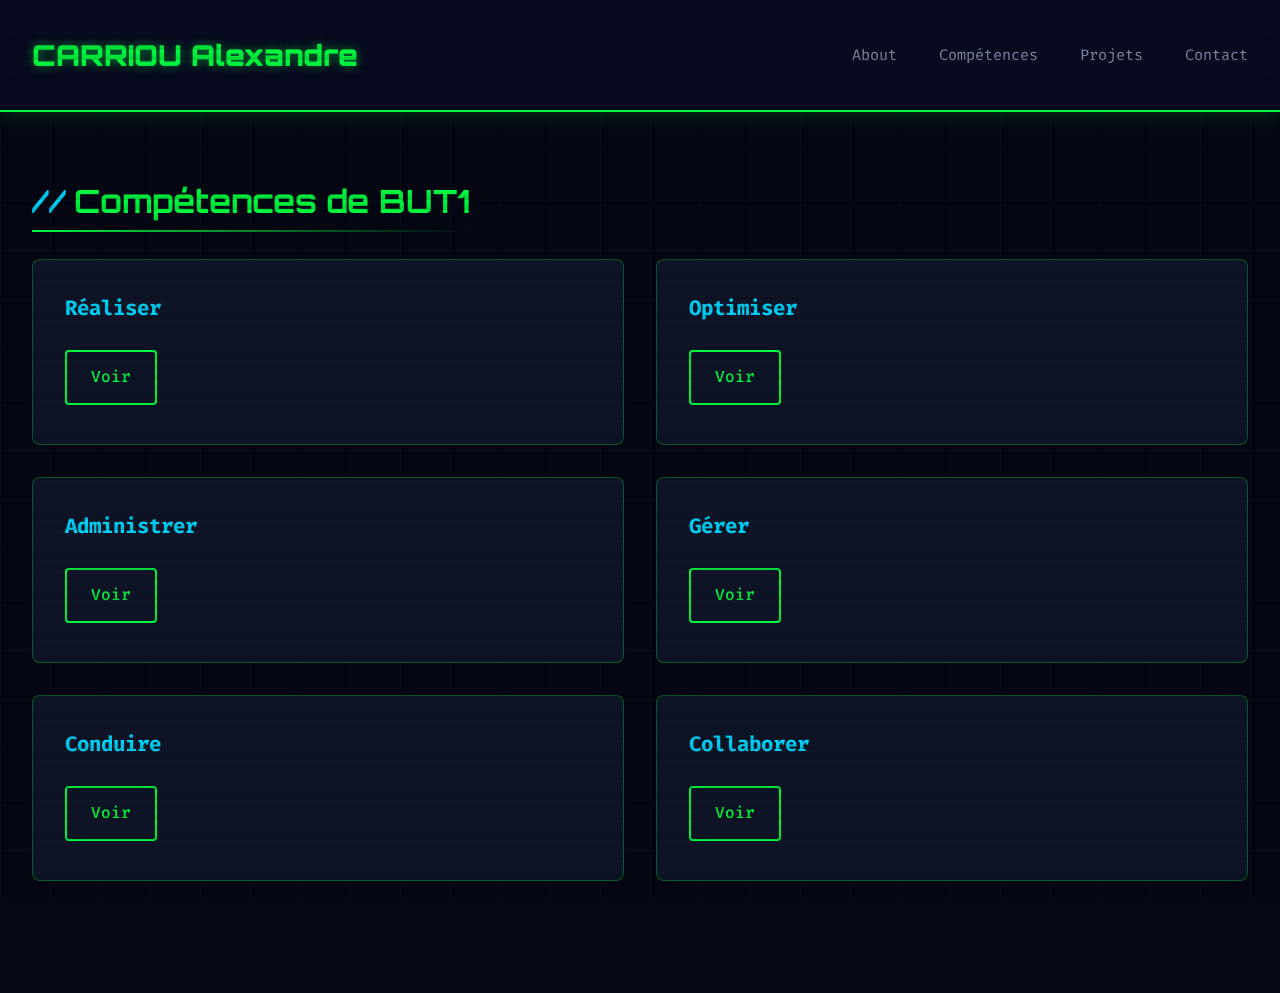
<file: comp-but1.html>
<!DOCTYPE html>
<html lan="en">
  <head>
    <meta charset="UTF-8">
    <meta name="viewport" content="width=device-width, initial-scale=1.0">
    <title>Portfolio - Compétences BUT1</title>
    <link rel="preconnect" href="https://fonts.googleapis.com">
    <link rel="preconnect" href="https://fonts.gstatic.com" crossorigin>
    <link href="https://fonts.googleapis.com/css2?family=Fira+Code:wght@400;500;700&family=Orbitron:wght@700;900&display=swap" rel="stylesheet">
    <link rel="stylesheet" href="style/style.css">
  </head>
  <body>
    <header>
      <div class="container">
        <div class="header-content">
          <div class="logo" data-text="[ROOT]" onclick="location.href='../portfolio.html'">CARRIOU Alexandre</div>
          <nav>
            <a href="#about">About</a>
            <a href="#validation">Compétences</a>
            <a href="#projects">Projets</a>
            <a href="#contact">Contact</a>
          </nav>
        </div>
      </div>
    </header>

    <main class="container">
    <section id="validation">
        <h2 class="section-title">Compétences de BUT1</h2>
        <div class="validation-grid">
          <div class="validation-card fade-in">
            <h3>Réaliser</h3>
            <p></p>
            <a href="BUT1/realiser.html" class="btn">Voir</a>
          </div>
          <div class="validation-card fade-in" style="animation-delay: 0.1s;">
            <h3>Optimiser</h3>
            <p></p>
            <a href="#" class="btn">Voir</a>
          </div>
          <div class="validation-card fade-in" style="animation-delay: 0.2s;">
            <h3>Administrer</h3>
            <p></p>
            <a href="#" class="btn">Voir</a>
          </div>
          <div class="validation-card fade-in" style="animation-delay: 0.2s;">
            <h3>Gérer</h3>
            <p></p>
            <a href="#" class="btn">Voir</a>
          </div>
          <div class="validation-card fade-in" style="animation-delay: 0.2s;">
            <h3>Conduire</h3>
            <p></p>
            <a href="#" class="btn">Voir</a>
          </div>
          <div class="validation-card fade-in" style="animation-delay: 0.2s;">
            <h3>Collaborer</h3>
            <p></p>
            <a href="#" class="btn">Voir</a>
          </div>
        </div>
      </section>
  </body>
</html>
</file>
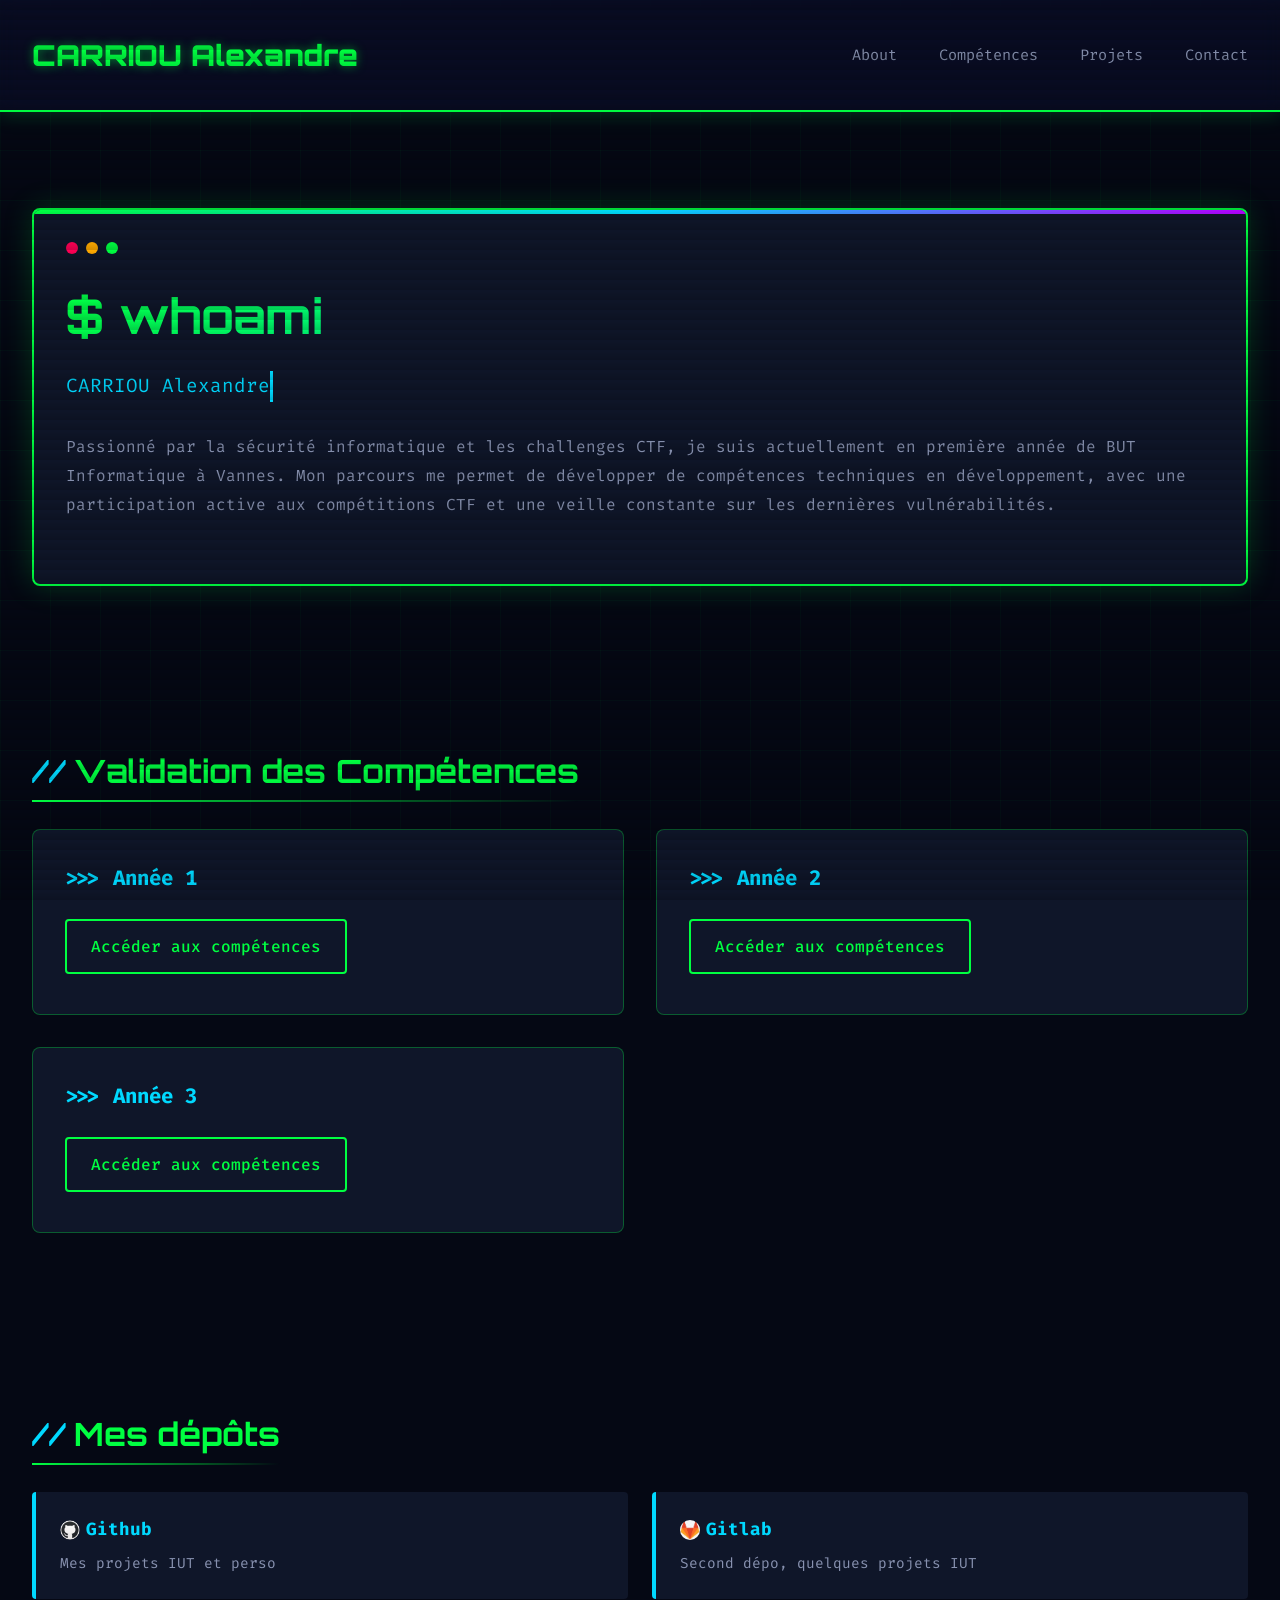
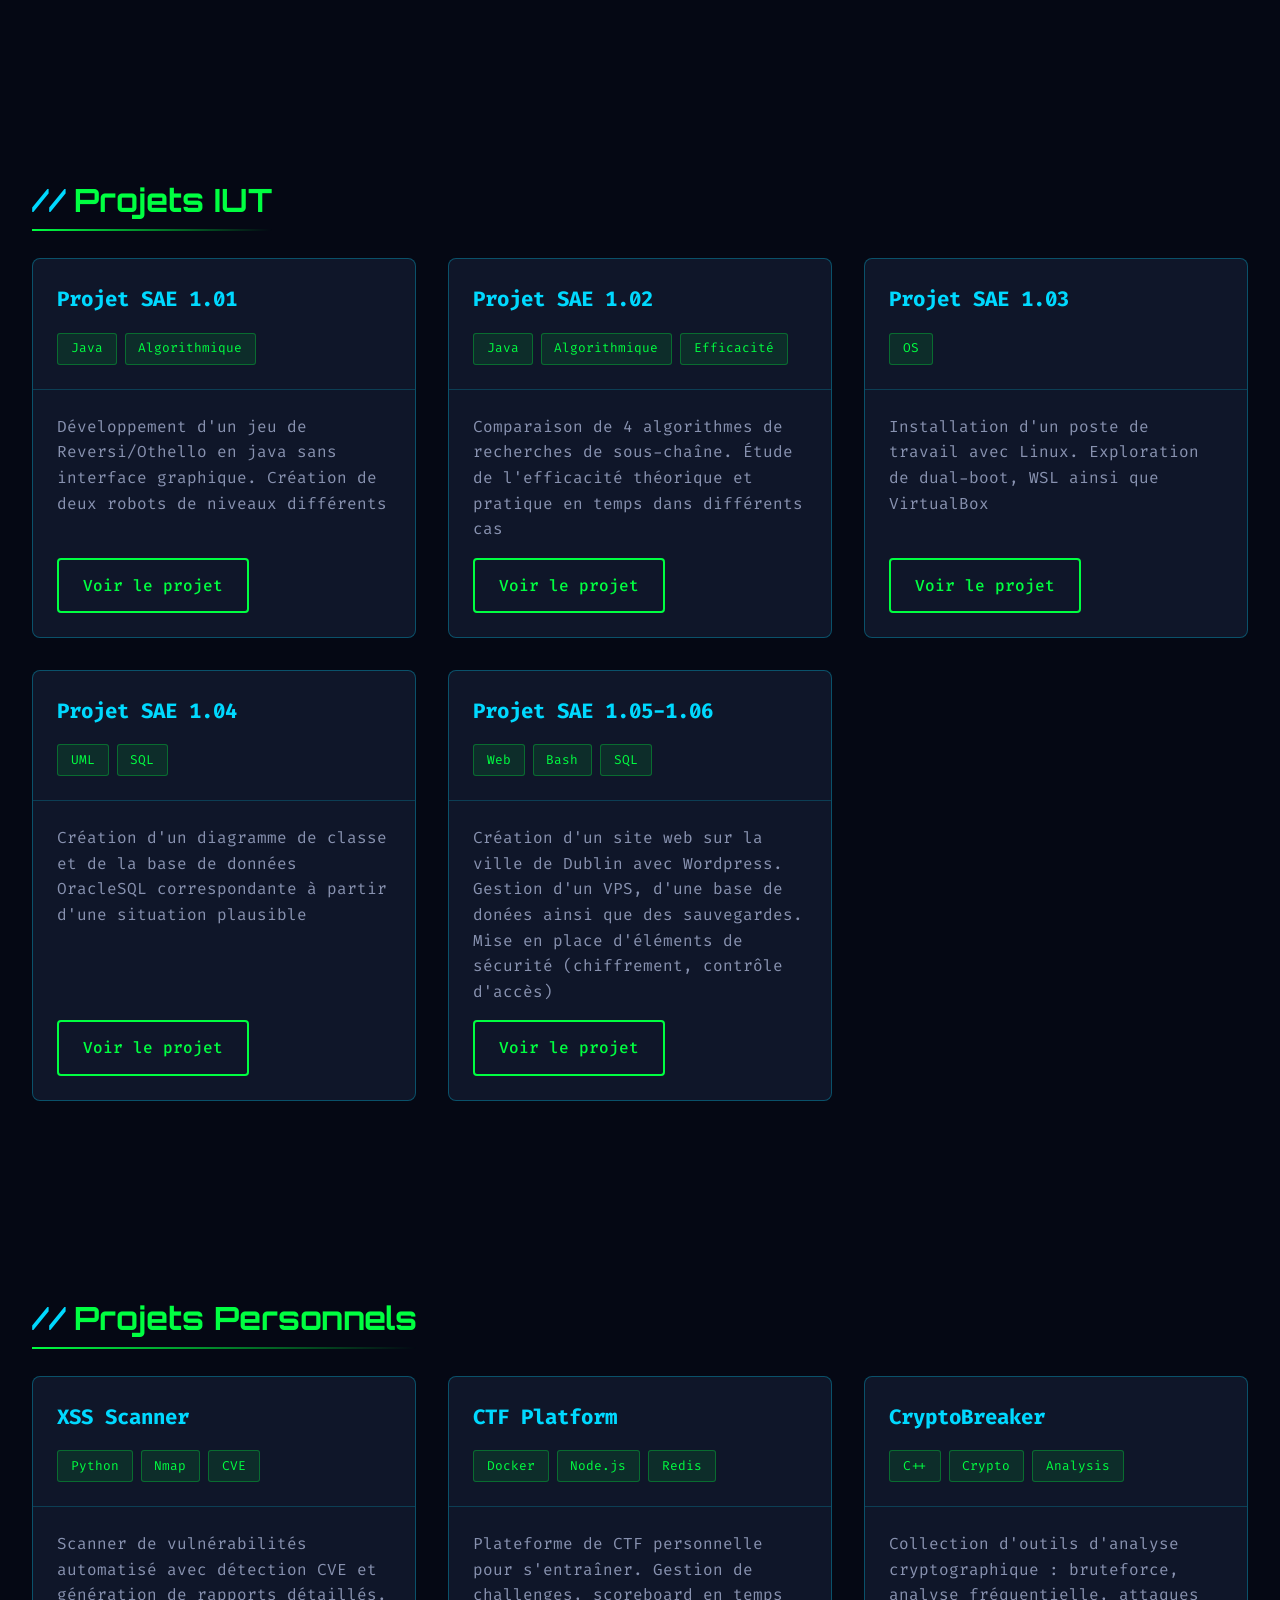
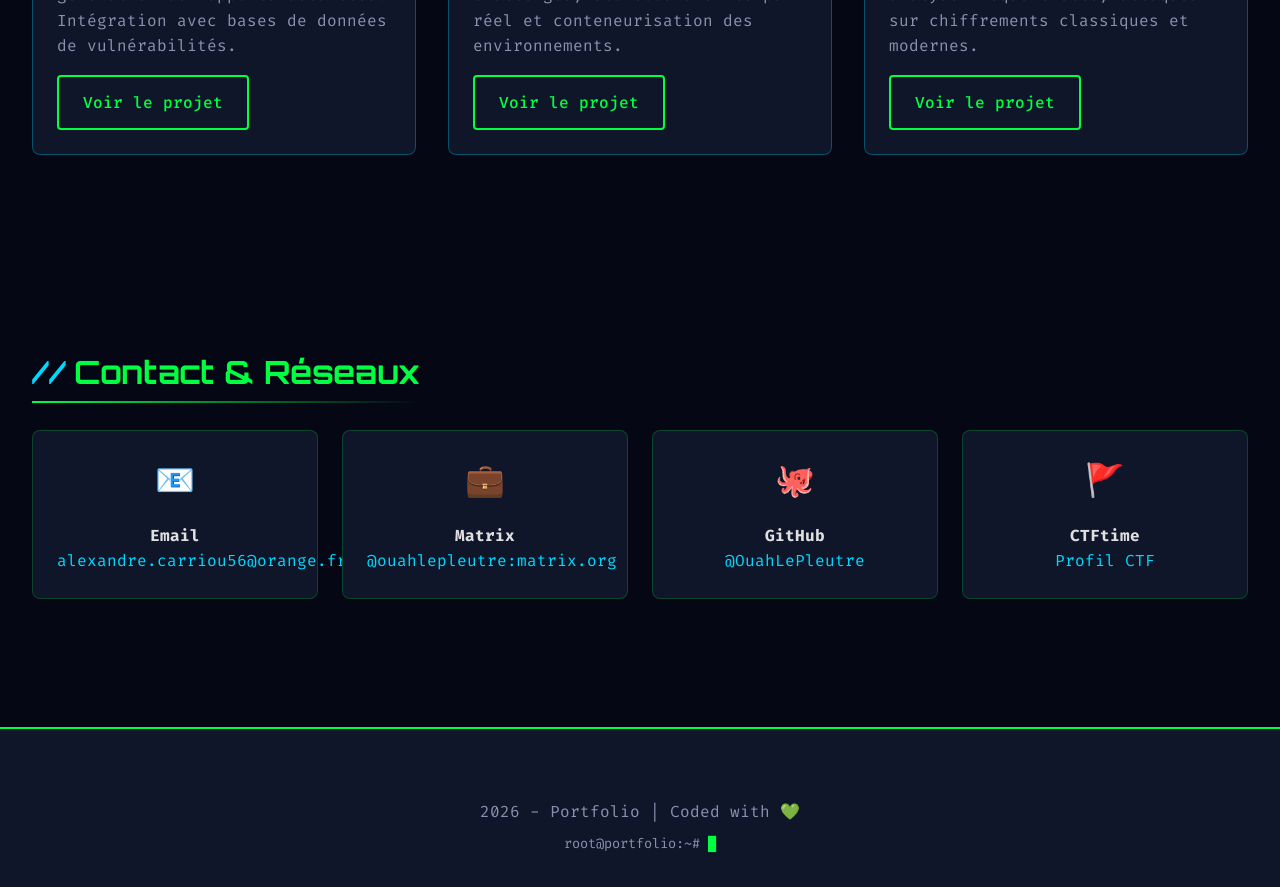
<file: portfolio.html>
<!DOCTYPE html>
<html lang="fr">
  <head>
    <meta charset="UTF-8">
    <meta name="viewport" content="width=device-width, initial-scale=1.0">
    <title>Portfolio</title>
    <link rel="preconnect" href="https://fonts.googleapis.com">
    <link rel="preconnect" href="https://fonts.gstatic.com" crossorigin>
    <link href="https://fonts.googleapis.com/css2?family=Fira+Code:wght@400;500;700&family=Orbitron:wght@700;900&display=swap" rel="stylesheet">
    <link rel="stylesheet" href="style/style.css">
    
  </head>
  <body>
    <header>
      <div class="container">
        <div class="header-content">
          <div class="logo" data-text="[ROOT]">CARRIOU Alexandre</div>
          <nav>
            <a href="#about">About</a>
            <a href="#validation">Compétences</a>
            <a href="#projects">Projets</a>
            <a href="#contact">Contact</a>
          </nav>
        </div>
      </div>
    </header>

    <main class="container">

      <section class="hero" id="about">
        <div class="terminal-window">
          <div class="terminal-header">
            <div class="terminal-button"></div>
            <div class="terminal-button"></div>
            <div class="terminal-button"></div>
          </div>
          <div class="hero-content">
            <h1>$ whoami</h1>
            <div class="typing-effect">CARRIOU Alexandre</div>
            <p class="hero-description">
              Passionné par la sécurité informatique et les challenges CTF, je suis actuellement en première année de BUT Informatique à Vannes. 
              Mon parcours me permet de développer de compétences techniques en développement, avec une 
              participation active aux compétitions CTF et une veille constante sur les dernières vulnérabilités.
            </p>
          </div>
        </div>
      </section>

      <!-- Validation des Compétences -->
      <section id="validation">
        <h2 class="section-title">Validation des Compétences</h2>
        <div class="validation-grid">
          <div class="validation-card fade-in">
            <h3>>>> Année 1</h3>
            <p></p>
            <a href="comp-but1.html" class="btn">Accéder aux compétences</a>
          </div>
          <div class="validation-card fade-in" style="animation-delay: 0.1s;">
            <h3>>>> Année 2</h3>
            <p></p>
            <a href="competences-annee2.html" class="btn">Accéder aux compétences</a>
          </div>
          <div class="validation-card fade-in" style="animation-delay: 0.2s;">
            <h3>>>> Année 3</h3>
            <p></p>
            <a href="competences-annee3.html" class="btn">Accéder aux compétences</a>
          </div>
        </div>
      </section>

      <!-- Dépôts Git -->
      <section id="repos">
        <h2 class="section-title">Mes dépôts</h2>
        <div class="repos-grid">
          <div class="repo-card" onclick="location.href='https://github.com/OuahLePleutre'">
	    <div class="flex-inline">
	      <img src="img/fluidicon.png">
              <h4>Github</h4>
	    </div>
            <p>Mes projets IUT et perso</p>
          </div>
          <div class="repo-card" onclick="location.href='https://gitlab.com/OuahLePleutre'">
	    <div class="flex-inline">
	      <img src="img/gitlab.png">
              <h4>Gitlab</h4>
	    </div>
            <p>Second dépo, quelques projets IUT</p>
          </div>
        </div>
      </section>

      <!-- Projets IUT -->
      <section id="projects">
        <h2 class="section-title">Projets IUT</h2>
        <div class="projects-grid">
          <div class="project-card">
            <div class="project-header">
              <h3>Projet SAE 1.01</h3>
              <div class="project-tags">
                <span class="tag">Java</span>
                <span class="tag">Algorithmique</span>
              </div>
            </div>
            <div class="project-body">
              <p>Développement d'un jeu de Reversi/Othello en java sans interface graphique. Création de deux robots de niveaux différents</p>
              <a href="SAE/S1-01.html" class="btn">Voir le projet</a>
            </div>
          </div>

	  <div class="project-card">
            <div class="project-header">
              <h3>Projet SAE 1.02</h3>
              <div class="project-tags">
                <span class="tag">Java</span>
                <span class="tag">Algorithmique</span>
                <span class="tag">Efficacité</span>
              </div>
            </div>
            <div class="project-body">
              <p>Comparaison de 4 algorithmes de recherches de sous-chaîne. Étude de l'efficacité théorique et pratique en temps dans différents cas</p>
              <a href="#" class="btn">Voir le projet</a>
            </div>
          </div>

	  <div class="project-card">
            <div class="project-header">
              <h3>Projet SAE 1.03</h3>
              <div class="project-tags">
                <span class="tag">OS</span>
              </div>
            </div>
            <div class="project-body">
              <p>Installation d'un poste de travail avec Linux. Exploration de dual-boot, WSL ainsi que VirtualBox</p>
              <a href="#" class="btn">Voir le projet</a>
            </div>
          </div>

	  <div class="project-card">
            <div class="project-header">
              <h3>Projet SAE 1.04</h3>
              <div class="project-tags">
                <span class="tag">UML</span>
                <span class="tag">SQL</span>
              </div>
            </div>
            <div class="project-body">
              <p>Création d'un diagramme de classe et de la base de données OracleSQL correspondante à partir d'une situation plausible</p>
              <a href="#" class="btn">Voir le projet</a>
            </div>
          </div>
	  
          <div class="project-card">
            <div class="project-header">
              <h3>Projet SAE 1.05-1.06</h3>
              <div class="project-tags">
                <span class="tag">Web</span>
                <span class="tag">Bash</span>
                <span class="tag">SQL</span>
              </div>
            </div>
            <div class="project-body">
              <p>Création d'un site web sur la ville de Dublin avec Wordpress. Gestion d'un VPS, d'une base de donées ainsi que des sauvegardes. Mise en place d'éléments de sécurité (chiffrement, contrôle d'accès)</p>
              <a href="#" class="btn">Voir le projet</a>
            </div>
          </div>
	  



	  
        </div>
      </section>

      <!-- Projets Personnels -->
      <section id="personal-projects" style="margin-top: 4rem;">
        <h2 class="section-title">Projets Personnels</h2>
        <div class="projects-grid">
          <div class="project-card">
            <div class="project-header">
              <h3>XSS Scanner</h3>
              <div class="project-tags">
                <span class="tag">Python</span>
                <span class="tag">Nmap</span>
                <span class="tag">CVE</span>
              </div>
            </div>
            <div class="project-body">
              <p>Scanner de vulnérabilités automatisé avec détection CVE et génération de rapports détaillés. Intégration avec bases de données de vulnérabilités.</p>
              <a href="#" class="btn">Voir le projet</a>
            </div>
          </div>

          <div class="project-card">
            <div class="project-header">
              <h3>CTF Platform</h3>
              <div class="project-tags">
                <span class="tag">Docker</span>
                <span class="tag">Node.js</span>
                <span class="tag">Redis</span>
              </div>
            </div>
            <div class="project-body">
              <p>Plateforme de CTF personnelle pour s'entraîner. Gestion de challenges, scoreboard en temps réel et conteneurisation des environnements.</p>
              <a href="#" class="btn">Voir le projet</a>
            </div>
          </div>

          <div class="project-card">
            <div class="project-header">
              <h3>CryptoBreaker</h3>
              <div class="project-tags">
                <span class="tag">C++</span>
                <span class="tag">Crypto</span>
                <span class="tag">Analysis</span>
              </div>
            </div>
            <div class="project-body">
              <p>Collection d'outils d'analyse cryptographique : bruteforce, analyse fréquentielle, attaques sur chiffrements classiques et modernes.</p>
              <a href="#" class="btn">Voir le projet</a>
            </div>
          </div>
        </div>
      </section>

      <!-- Contact -->
      <section id="contact" style="margin-top: 4rem;">
        <h2 class="section-title">Contact & Réseaux</h2>
        <div class="contact-grid">
          <div class="contact-item">
            <span class="contact-icon">📧</span>
            <p><strong>Email</strong></p>
            <a href="mailto:alexandre.carriou56@orange.fr">alexandre.carriou56@orange.fr</a>
          </div>
          <div class="contact-item">
            <span class="contact-icon">💼</span>
            <p><strong>Matrix</strong></p>
            <a href="" target="_blank">@ouahlepleutre:matrix.org</a>
          </div>
          <div class="contact-item">
            <span class="contact-icon">🐙</span>
            <p><strong>GitHub</strong></p>
            <a href="https://github.com/OuahLePleutre" target="_blank">@OuahLePleutre</a>
          </div>
          <div class="contact-item">
            <span class="contact-icon">🚩</span>
            <p><strong>CTFtime</strong></p>
            <a href="https://ctftime.org/user/profil" target="_blank">Profil CTF</a>
          </div>
        </div>
      </section>
    </main>

    <footer>
      <div class="container">
        <pre class="ascii-art">
  
        </pre>
        <p>2026 - Portfolio | Coded with 💚 </p>
        <p style="margin-top: 0.5rem; font-size: 0.85rem;">root@portfolio:~# <span style="color: var(--cyber-green);">█</span></p>
      </div>
    </footer>

    <script>

	  // Glitch effect pour les liens de navigation
      const glitchChars = 'ABCDEFGHIJKLMNOPQRSTUVWXYZabcdefghijklmnopqrstuvwxyz0123456789!@#$%^&*()_+-=[]{}|;:,.<>?/';
      
      function glitchText(element) {
          const originalText = element.getAttribute('data-text') || element.textContent;
          if (!element.getAttribute('data-text')) {
              element.setAttribute('data-text', originalText);
          }
          
          let isGlitching = element.classList.contains('glitching');
          if (isGlitching) return;
          
          element.classList.add('glitching');
          
          const duration = 600; // Durée en ms
          const frameRate = 30;
          const totalFrames = duration / frameRate;
          let currentFrame = 0;
          
          const interval = setInterval(() => {
              const progress = currentFrame / totalFrames;
              const revealedIndex = Math.floor(progress * originalText.length);
              
              let newText = '';
              
              for (let i = 0; i < originalText.length; i++) {
                  if (i < revealedIndex) {
                      newText += originalText[i];
                  } else if (i === revealedIndex) {
                      newText += glitchChars[Math.floor(Math.random() * glitchChars.length)];
                  } else if (i < revealedIndex + 2) {
                      if (Math.random() > 0.5) {
                          newText += glitchChars[Math.floor(Math.random() * glitchChars.length)];
                      } else {
                          newText += originalText[i];
                      }
                  } else {
                      if (Math.random() > 0.9) {
                          newText += glitchChars[Math.floor(Math.random() * glitchChars.length)];
                      } else {
                          newText += originalText[i];
                      }
                  }
              }
              
              element.textContent = newText;
              currentFrame++;
              
              if (currentFrame >= totalFrames) {
                  clearInterval(interval);
                  element.textContent = originalText;
                  element.classList.remove('glitching');
              }
          }, frameRate);
	  }
	  
      // Glitch effect on nav links
      document.querySelectorAll('nav a').forEach(link => {
          link.addEventListener('mouseenter', function() {
              glitchText(this);
          });
      });

      
      // Smooth scroll
      document.querySelectorAll('a[href^="#"]').forEach(anchor => {
          anchor.addEventListener('click', function (e) {
              e.preventDefault();
              const target = document.querySelector(this.getAttribute('href'));
              if (target) {
      target.scrollIntoView({
      behavior: 'smooth',
      block: 'start'
      });
      }
      });
      });

      // Intersection Observer pour les animations au scroll
      const observerOptions = {
      threshold: 0.1,
      rootMargin: '0px 0px -50px 0px'
      };

      const observer = new IntersectionObserver((entries) => {
        entries.forEach(entry => {
        if (entry.isIntersecting) {
        entry.target.style.opacity = '1';
        entry.target.style.transform = 'translateY(0)';
        }
        });
		}, observerOptions);

		// Observer tous les éléments avec la classe fade-in
		document.querySelectorAll('.project-card, .validation-card, .repo-card').forEach(el => {
        el.style.opacity = '0';
        el.style.transform = 'translateY(20px)';
        el.style.transition = 'opacity 0.6s ease-out, transform 0.6s ease-out';
        observer.observe(el);
		});

		// Easter egg : Konami code
		let konamiCode = ['ArrowUp', 'ArrowUp', 'ArrowDown', 'ArrowDown', 'ArrowLeft', 'ArrowRight', 'ArrowLeft', 'ArrowRight', 'b', 'a'];
		let konamiIndex = 0;

		document.addEventListener('keydown', (e) => {
        if (e.key === konamiCode[konamiIndex]) {
        konamiIndex++;
        if (konamiIndex === konamiCode.length) {
        document.body.style.animation = 'glitch 0.3s infinite';
        setTimeout(() => {
        document.body.style.animation = '';
        alert('🚩 FLAG{h4ck3r_m0d3_4ct1v4t3d} 🚩');
        }, 1000);
        konamiIndex = 0;
        }
        } else {
        konamiIndex = 0;
        }
		});

		// Particle effect on mouse move (subtle)
		let particles = [];
		document.addEventListener('mousemove', (e) => {
        if (Math.random() > 0.95) {
        const particle = document.createElement('div');
        particle.style.position = 'fixed';
        particle.style.left = e.clientX + 'px';
        particle.style.top = e.clientY + 'px';
        particle.style.width = '4px';
        particle.style.height = '4px';
        particle.style.background = 'var(--cyber-green)';
        particle.style.borderRadius = '50%';
        particle.style.pointerEvents = 'none';
        particle.style.zIndex = '9998';
        particle.style.opacity = '0.6';
        document.body.appendChild(particle);
        
        setTimeout(() => {
        particle.style.transition = 'opacity 1s, transform 1s';
        particle.style.opacity = '0';
        particle.style.transform = 'translateY(20px)';
        }, 10);
        
        setTimeout(() => {
        particle.remove();
        }, 1000);
        }
		});
    </script>
  </body>
</html>
</file>
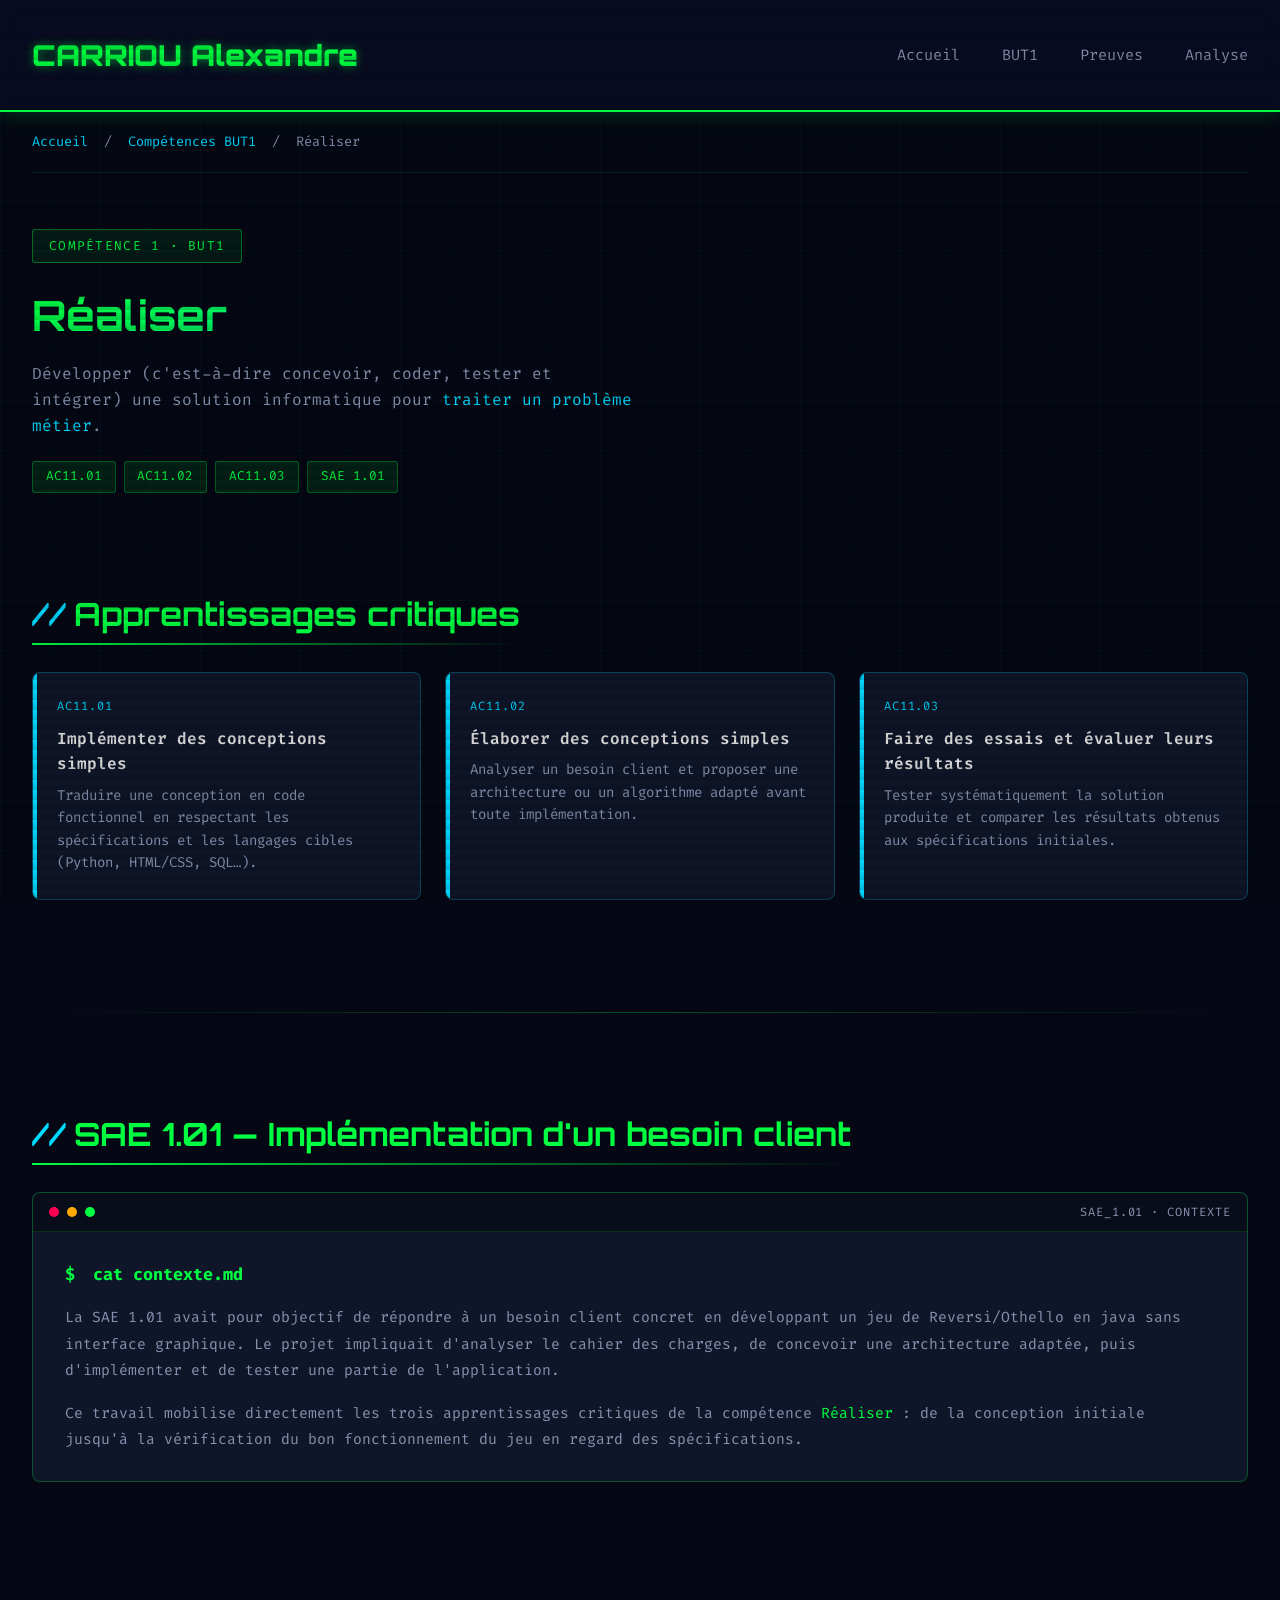
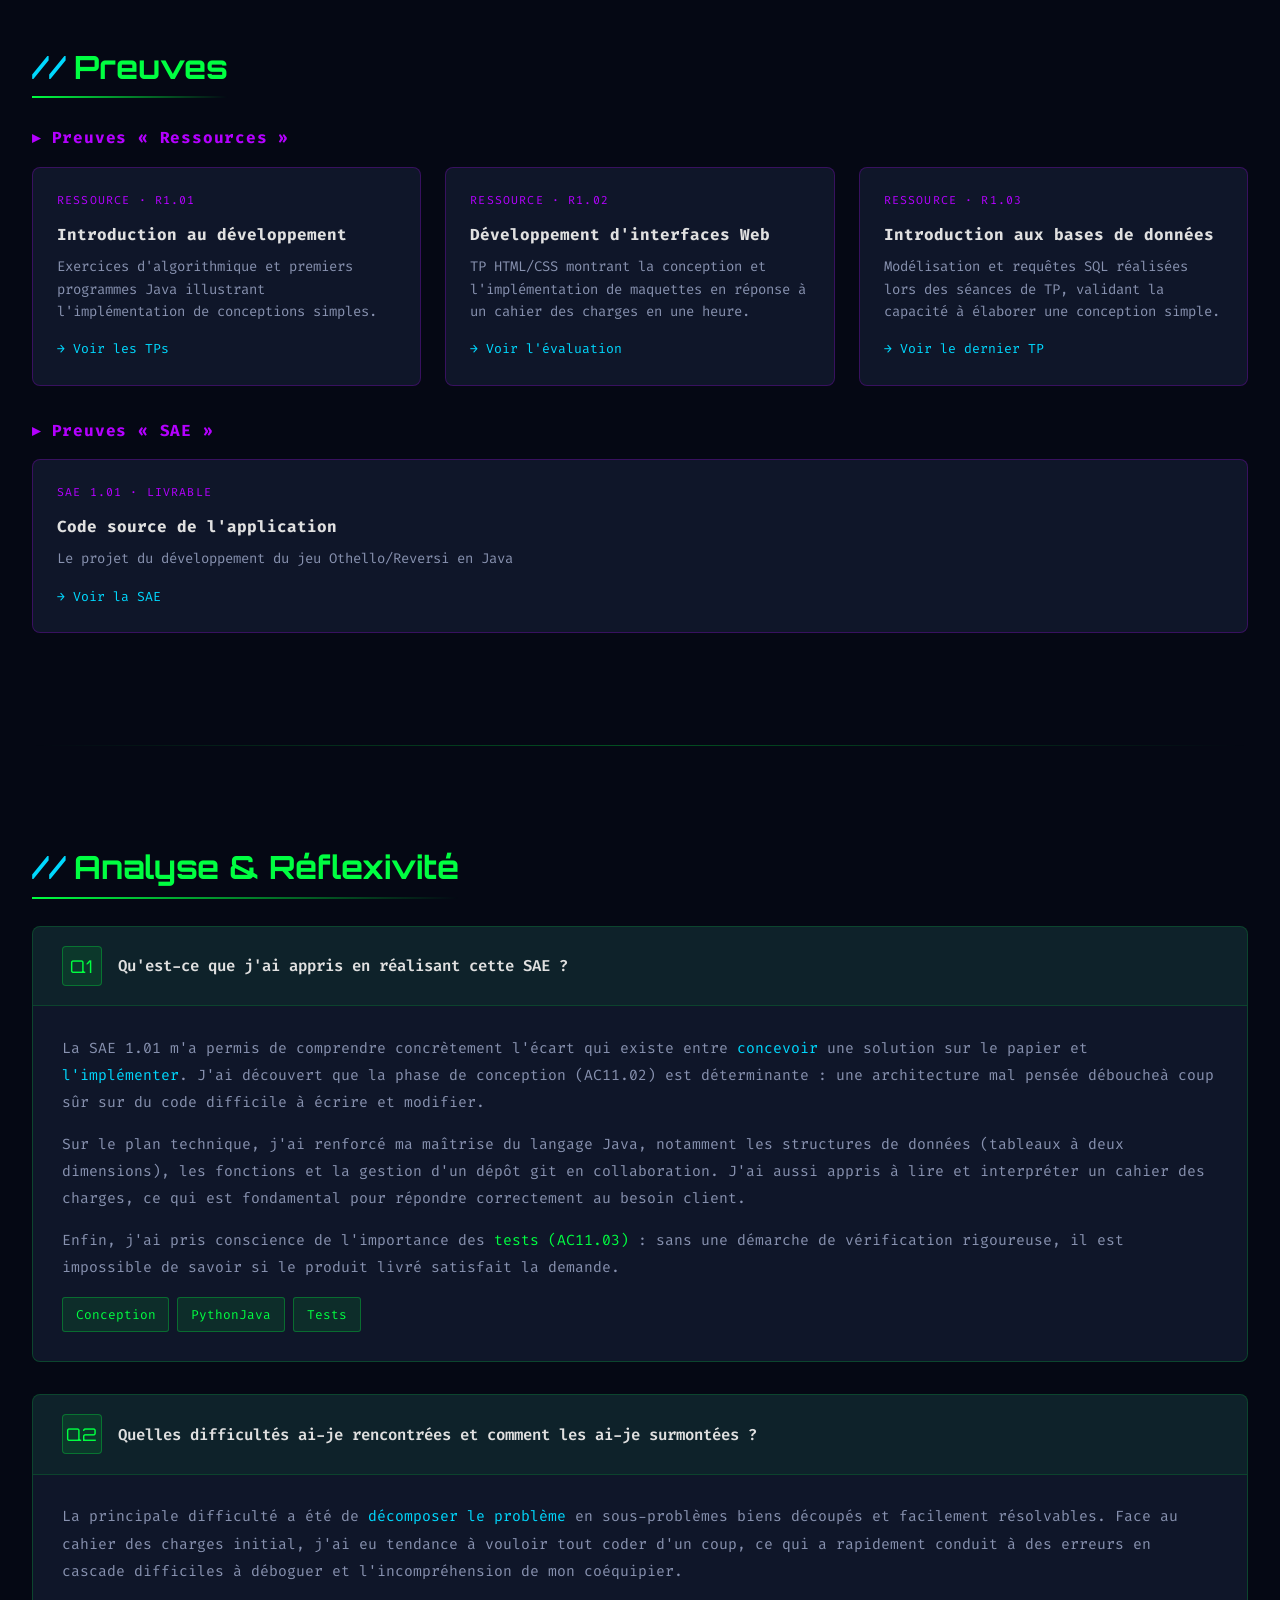
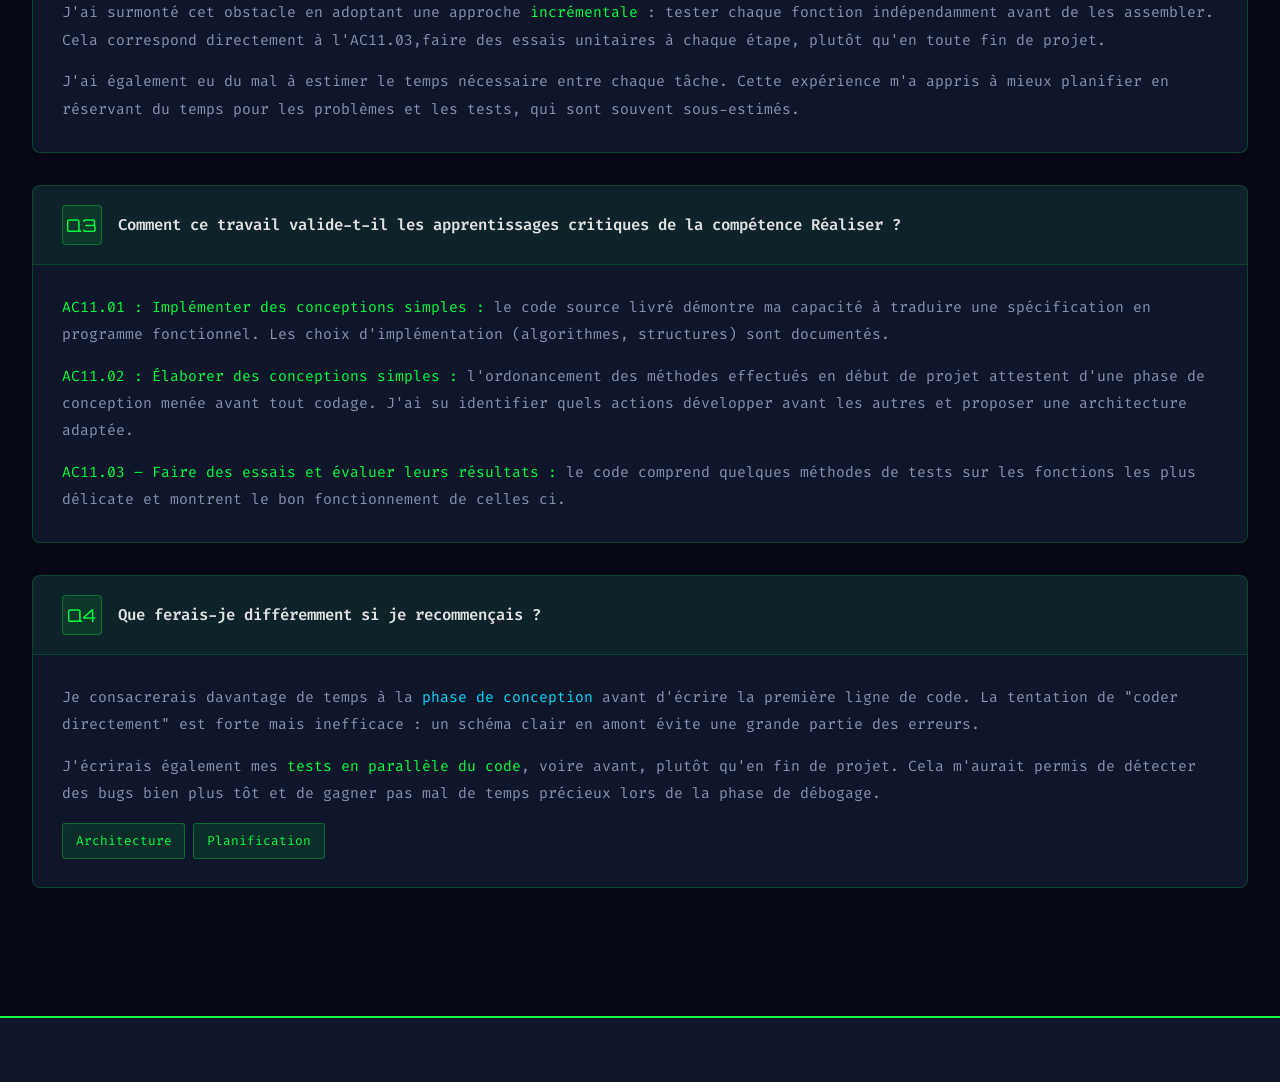
<file: BUT1/realiser.html>
<!DOCTYPE html>
<html lang="fr">
  <head>
    <meta charset="UTF-8">
    <meta name="viewport" content="width=device-width, initial-scale=1.0">
    <title>Portfolio – Réaliser | BUT1</title>
    <link rel="preconnect" href="https://fonts.googleapis.com">
    <link rel="preconnect" href="https://fonts.gstatic.com" crossorigin>
    <link href="https://fonts.googleapis.com/css2?family=Fira+Code:wght@400;500;700&family=Orbitron:wght@700;900&display=swap" rel="stylesheet">
    <link rel="stylesheet" href="/style/comp.css">
    <link rel="stylesheet" href="/style/style.css">
  </head>
  <body>

    <!-- ══ HEADER ══ -->
    <header>
      <div class="container">
        <div class="header-content">
          <div class="logo" onclick="location.href='../portfolio.html'">CARRIOU Alexandre</div>
          <nav>
            <a href="../portfolio.html">Accueil</a>
            <a href="../comp-but1.html">BUT1</a>
            <a href="#preuves">Preuves</a>
            <a href="#analyse">Analyse</a>
          </nav>
        </div>
      </div>
    </header>

    <main>

      <!-- ══ BREADCRUMB ══ -->
      <div class="container">
        <div class="breadcrumb">
          <a href="../portfolio.html">Accueil</a>
          <span>/</span>
          <a href="../comp-but1.html">Compétences BUT1</a>
          <span>/</span>
          Réaliser
        </div>
      </div>

      <!-- ══ HERO ══ -->
      <section class="page-hero">
        <div class="container">
          <span class="competence-badge">COMPÉTENCE 1 · BUT1</span>
          <h1>Réaliser</h1>
          <p class="subtitle">
            Développer (c'est-à-dire concevoir, coder, tester et intégrer) une solution informatique pour
            <em>traiter un problème métier</em>.
          </p>
          <div class="tag-row" style="margin-top:1.4rem;">
            <span class="tag">AC11.01</span>
            <span class="tag">AC11.02</span>
            <span class="tag">AC11.03</span>
            <span class="tag tag-blue">SAE 1.01</span>
          </div>
        </div>
      </section>

      <!-- ══ APPRENTISSAGES CRITIQUES ══ -->
      <section id="ac">
        <div class="container">
          <h2 class="section-title">Apprentissages critiques</h2>
          <div class="ac-grid">

            <div class="ac-card fade-in">
              <span class="ac-badge">AC11.01</span>
              <h3>Implémenter des conceptions simples</h3>
              <p>Traduire une conception en code fonctionnel en respectant les spécifications et les langages cibles (Python, HTML/CSS, SQL…).</p>
            </div>

            <div class="ac-card fade-in">
              <span class="ac-badge">AC11.02</span>
              <h3>Élaborer des conceptions simples</h3>
              <p>Analyser un besoin client et proposer une architecture ou un algorithme adapté avant toute implémentation.</p>
            </div>

            <div class="ac-card fade-in">
              <span class="ac-badge">AC11.03</span>
              <h3>Faire des essais et évaluer leurs résultats</h3>
              <p>Tester systématiquement la solution produite et comparer les résultats obtenus aux spécifications initiales.</p>
            </div>

          </div>
        </div>
      </section>

      <div class="container"><div class="divider"></div></div>

      <!-- ══ SAE ══ -->
      <section id="sae">
        <div class="container">
          <h2 class="section-title">SAE 1.01 — Implémentation d'un besoin client</h2>

          <div class="terminal-block fade-in">
            <div class="terminal-topbar">
              <div class="dot dot-r"></div>
              <div class="dot dot-y"></div>
              <div class="dot dot-g"></div>
              <span class="terminal-label">SAE_1.01 · CONTEXTE</span>
            </div>
            <div class="terminal-body">
              <h4><span class="prompt">$</span> cat contexte.md</h4>
              <p>
                La SAE 1.01 avait pour objectif de répondre à un besoin client concret en développant
                un jeu de Reversi/Othello en java sans interface graphique. Le projet impliquait d'analyser le cahier des charges,
                de concevoir une architecture adaptée, puis d'implémenter et de tester une partie de l'application.
              </p>
              <p>
                Ce travail mobilise directement les trois apprentissages critiques de la compétence
                <span class="highlight-green">Réaliser</span> : de la conception initiale jusqu'à
                la vérification du bon fonctionnement du jeu en regard des spécifications.
              </p>
            </div>
          </div>

        </div>
      </section>

      <!-- ══ PREUVES ══ -->
      <section id="preuves">
        <div class="container">
          <h2 class="section-title">Preuves</h2>

          <!-- Preuves Ressources -->
          <h3 style="color:var(--cyber-purple);font-size:1rem;margin-bottom:1rem;letter-spacing:.05em;">
            ▸ Preuves « Ressources »
          </h3>
          <div class="proof-grid">

            <div class="proof-card fade-in">
              <span class="proof-type">Ressource · R1.01</span>
              <h4>Introduction au développement</h4>
              <p>Exercices d'algorithmique et premiers programmes Java illustrant l'implémentation de conceptions simples.</p>
              <a href="#" class="btn-link">→ Voir les TPs</a>
            </div>

            <div class="proof-card fade-in">
              <span class="proof-type">Ressource · R1.02</span>
              <h4>Développement d'interfaces Web</h4>
              <p>TP HTML/CSS montrant la conception et l'implémentation de maquettes en réponse à un cahier des charges en une heure.</p>
              <a href="#" class="btn-link">→ Voir l'évaluation</a>
            </div>

            <div class="proof-card fade-in">
              <span class="proof-type">Ressource · R1.03</span>
              <h4>Introduction aux bases de données</h4>
              <p>Modélisation et requêtes SQL réalisées lors des séances de TP, validant la capacité à élaborer une conception simple.</p>
              <a href="#" class="btn-link">→ Voir le dernier TP</a>
            </div>

          </div>

          <!-- Preuves SAE -->
          <h3 style="color:var(--cyber-purple);font-size:1rem;margin:1.5rem 0 1rem;letter-spacing:.05em;">
            ▸ Preuves « SAE »
          </h3>
          <div class="proof-grid">

            <div class="proof-card fade-in">
              <span class="proof-type">SAE 1.01 · Livrable</span>
              <h4>Code source de l'application</h4>
              <p>Le projet du développement du jeu Othello/Reversi en Java</p>
              <a href="#" class="btn-link">→ Voir la SAE</a>
            </div>

          </div>
        </div>
      </section>

      <div class="container"><div class="divider"></div></div>

      <!-- ══ ANALYSE & RÉFLEXIVITÉ ══ -->
      <section id="analyse">
        <div class="container">
          <h2 class="section-title">Analyse & Réflexivité</h2>
          <div class="analyse-stack">

            <!-- Q1 -->
            <div class="analyse-card fade-in">
              <div class="analyse-header">
                <div class="q-number">Q1</div>
                <h3>Qu'est-ce que j'ai appris en réalisant cette SAE ?</h3>
              </div>
              <div class="analyse-body">
                <p>
                  La SAE 1.01 m'a permis de comprendre concrètement l'écart qui existe entre
                  <span class="highlight">concevoir</span> une solution sur le papier et
                  <span class="highlight">l'implémenter</span>.
                  J'ai découvert que la phase de conception (AC11.02) est déterminante : une architecture
                  mal pensée déboucheà coup sûr sur du code difficile à écrire et modifier.
                </p>
                <p>
                  Sur le plan technique, j'ai renforcé ma maîtrise du langage Java, notamment les
                  structures de données (tableaux à deux dimensions), les fonctions et la gestion d'un dépôt git en collaboration. J'ai aussi appris à lire et interpréter un cahier
                  des charges, ce qui est fondamental pour répondre correctement au besoin client.
                </p>
                <p>
                  Enfin, j'ai pris conscience de l'importance des <span class="highlight-green">tests (AC11.03)</span> :
                  sans une démarche de vérification rigoureuse, il est impossible de savoir si le
                  produit livré satisfait la demande.
                </p>
                <div class="tag-row">
                  <span class="tag">Conception</span>
                  <span class="tag tag-blue">PythonJava</span>
                  <span class="tag">Tests</span>
                </div>
              </div>
            </div>

            <!-- Q2 -->
            <div class="analyse-card fade-in">
              <div class="analyse-header">
                <div class="q-number">Q2</div>
                <h3>Quelles difficultés ai-je rencontrées et comment les ai-je surmontées ?</h3>
              </div>
              <div class="analyse-body">
                <p>
                  La principale difficulté a été de <span class="highlight">décomposer le problème</span>
                  en sous-problèmes biens découpés et facilement résolvables. Face au cahier des charges initial, j'ai eu tendance
                  à vouloir tout coder d'un coup, ce qui a rapidement conduit à des erreurs en
                  cascade difficiles à déboguer et l'incompréhension de mon coéquipier.
                </p>
                <p>
                  J'ai surmonté cet obstacle en adoptant une approche <span class="highlight-green">incrémentale</span> :
                  tester chaque fonction indépendamment avant de les assembler. Cela correspond
                  directement à l'AC11.03,faire des essais unitaires à chaque étape, plutôt qu'en toute fin de projet.
                </p>
                <p>
                  J'ai également eu du mal à estimer le temps nécessaire entre chaque tâche.
                  Cette expérience m'a appris à mieux planifier en réservant du temps pour les
                  problèmes et les tests, qui sont souvent sous-estimés.
                </p>
              </div>
            </div>

            <!-- Q3 -->
            <div class="analyse-card fade-in">
              <div class="analyse-header">
                <div class="q-number">Q3</div>
                <h3>Comment ce travail valide-t-il les apprentissages critiques de la compétence Réaliser ?</h3>
              </div>
              <div class="analyse-body">
                <p>
                  <span class="highlight-green">AC11.01 : Implémenter des conceptions simples :</span>
                  le code source livré démontre ma capacité à traduire une spécification en programme
                  fonctionnel. Les choix d'implémentation (algorithmes, structures) sont documentés.
                </p>
                <p>
                  <span class="highlight-green">AC11.02 : Élaborer des conceptions simples :</span>
                  l'ordonancement des méthodes effectués en début de projet attestent d'une
                  phase de conception menée avant tout codage. J'ai su identifier quels actions développer avant les autres
                  et proposer une architecture adaptée.
                </p>
                <p>
                  <span class="highlight-green">AC11.03 – Faire des essais et évaluer leurs résultats :</span>
                  le code comprend quelques méthodes de tests sur les fonctions les plus délicate et montrent le bon fonctionnement de celles ci.
                </p>
              </div>
            </div>

            <!-- Q4 -->
            <div class="analyse-card fade-in">
              <div class="analyse-header">
                <div class="q-number">Q4</div>
                <h3>Que ferais-je différemment si je recommençais ?</h3>
              </div>
              <div class="analyse-body">
                <p>
                  Je consacrerais davantage de temps à la <span class="highlight">phase de conception</span>
                  avant d'écrire la première ligne de code. La tentation de "coder directement" est
                  forte mais inefficace : un schéma clair en amont évite une grande partie des
                  erreurs.
                </p>
                <p>
                  J'écrirais également mes <span class="highlight-green">tests en parallèle du code</span>,
                  voire avant, plutôt qu'en fin de projet.
                  Cela m'aurait permis de détecter des bugs bien plus tôt et de gagner pas mal de temps
                  précieux lors de la phase de débogage.
                </p>
                <div class="tag-row">
                  <span class="tag">Architecture</span>
                  <span class="tag">Planification</span>
                </div>
              </div>
            </div>

          </div><!-- /analyse-stack -->
        </div>
      </section>

    </main>

    <!-- ══ FOOTER ══ -->
    <footer>
      <div class="container">
        <p></p>
      </div>
    </footer>

  </body>
</html>
</file>
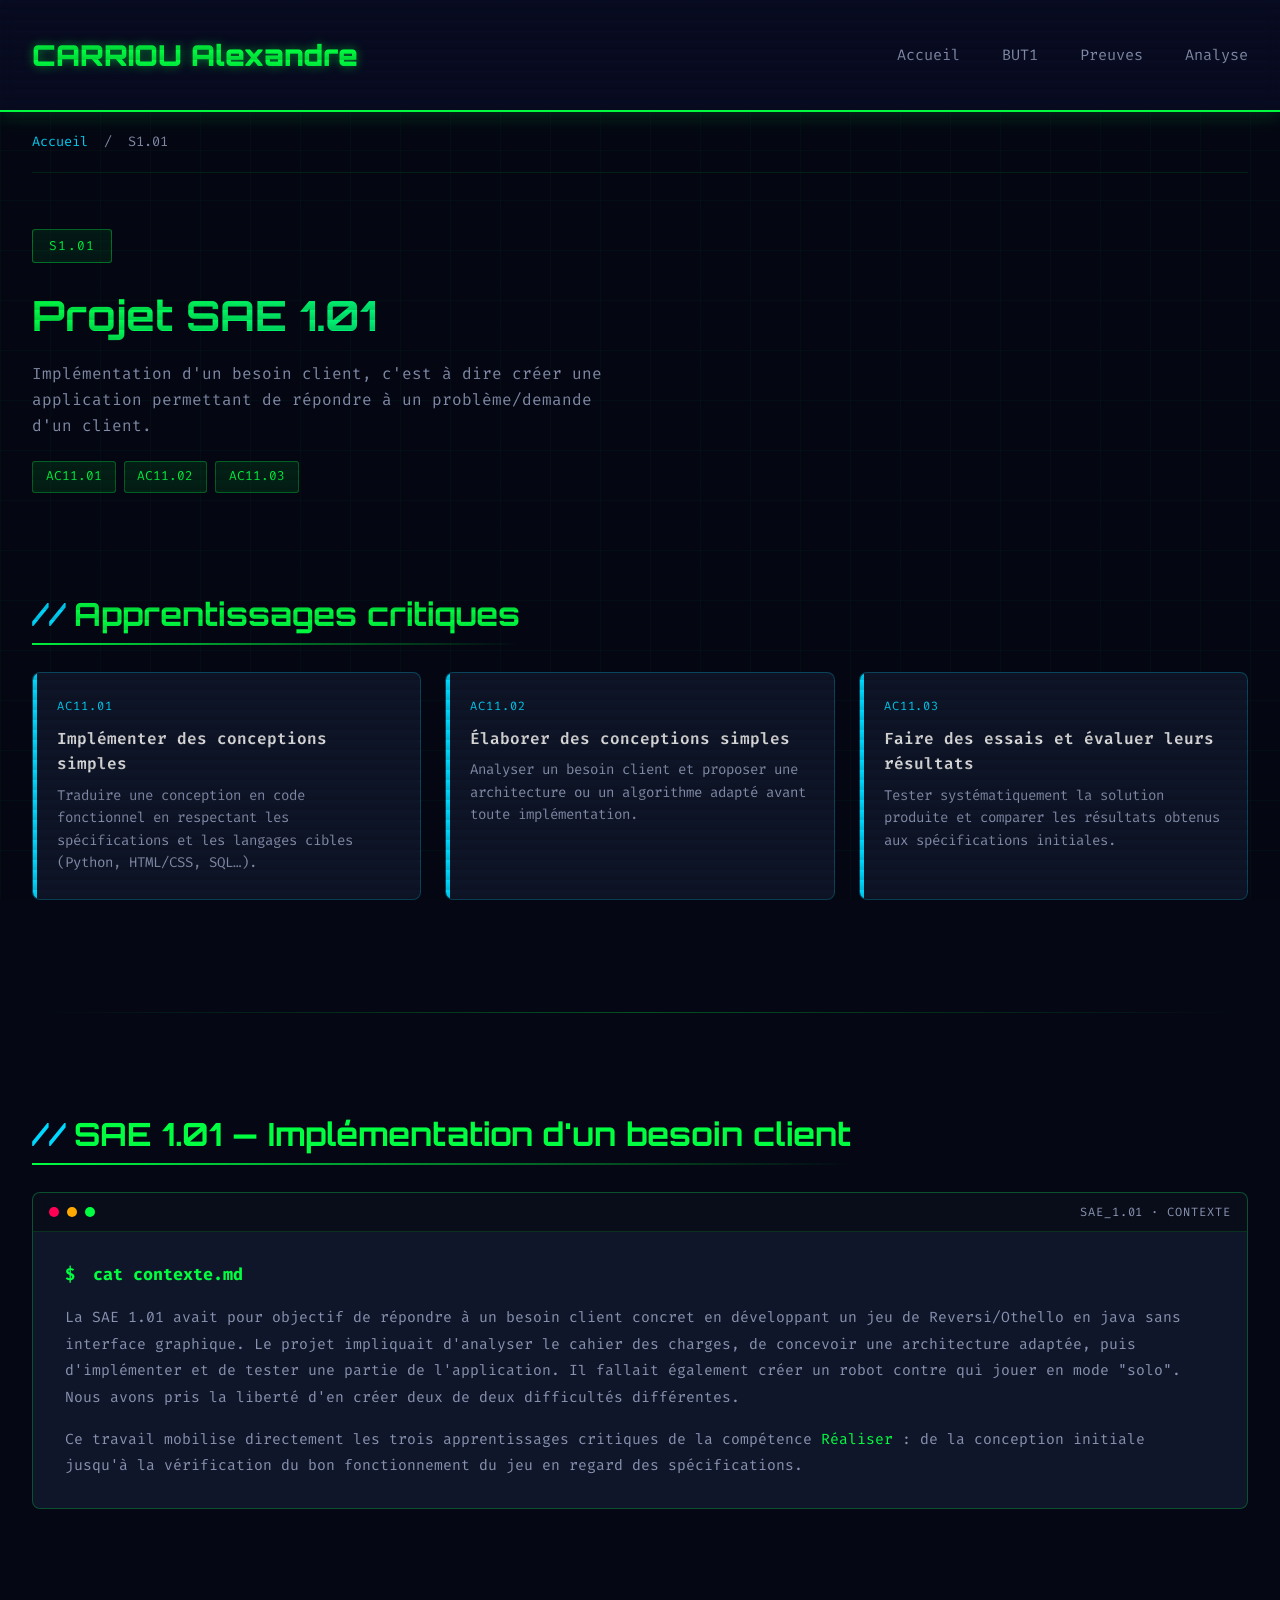
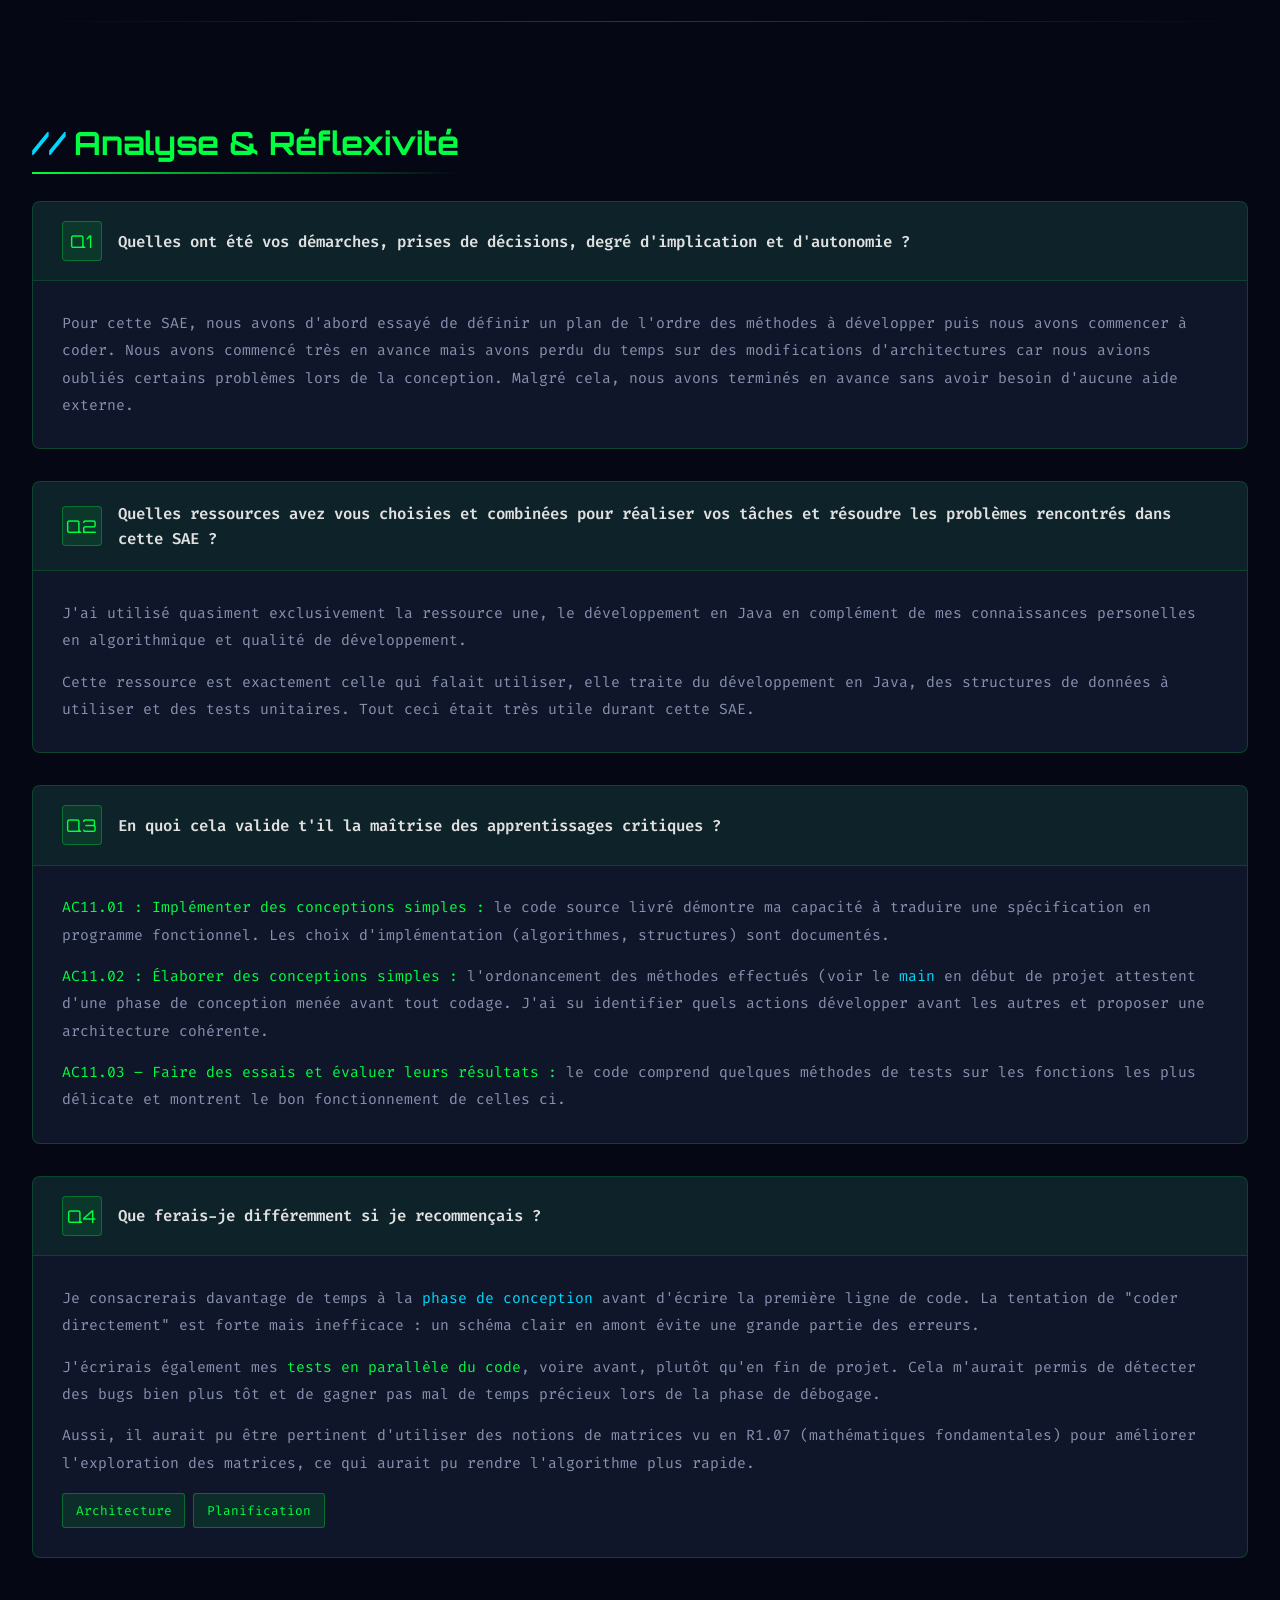
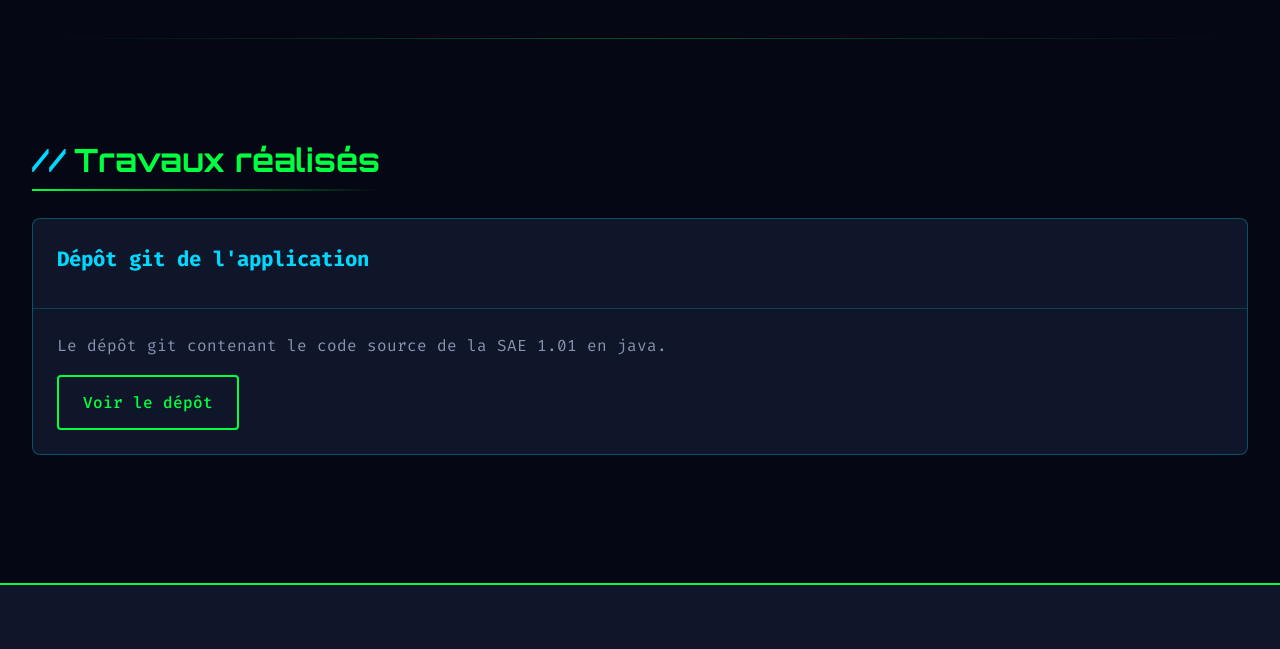
<file: SAE/S1-01.html>
<!DOCTYPE html>
<html lang="fr">
  <head>
    <meta charset="UTF-8">
    <meta name="viewport" content="width=device-width, initial-scale=1.0">
    <title>Portfolio – S1.01</title>
    <link rel="preconnect" href="https://fonts.googleapis.com">
    <link rel="preconnect" href="https://fonts.gstatic.com" crossorigin>
    <link href="https://fonts.googleapis.com/css2?family=Fira+Code:wght@400;500;700&family=Orbitron:wght@700;900&display=swap" rel="stylesheet">
    <link rel="stylesheet" href="/style/comp.css">
    <link rel="stylesheet" href="/style/style.css">
  </head>
  <body>

    <!-- ══ HEADER ══ -->
    <header>
      <div class="container">
        <div class="header-content">
          <div class="logo" onclick="location.href='../portfolio.html'">CARRIOU Alexandre</div>
          <nav>
            <a href="../portfolio.html">Accueil</a>
            <a href="../comp-but1.html">BUT1</a>
            <a href="#preuves">Preuves</a>
            <a href="#analyse">Analyse</a>
          </nav>
        </div>
      </div>
    </header>

    <main>

      <!-- ══ BREADCRUMB ══ -->
      <div class="container">
        <div class="breadcrumb">
          <a href="../portfolio.html">Accueil</a>
          <span>/</span>
          S1.01
        </div>
      </div>

      <!-- ══ HERO ══ -->
      <section class="page-hero">
        <div class="container">
          <span class="competence-badge">S1.01</span>
          <h1>Projet SAE 1.01</h1>
          <p class="subtitle">
            Implémentation d'un besoin client, c'est à dire créer une application permettant de répondre
	    à un problème/demande d'un client.
          </p>
          <div class="tag-row" style="margin-top:1.4rem;">
            <span class="tag">AC11.01</span>
            <span class="tag">AC11.02</span>
            <span class="tag">AC11.03</span>
          </div>
        </div>
      </section>

      <!-- ══ APPRENTISSAGES CRITIQUES ══ -->
      <section id="ac">
        <div class="container">
          <h2 class="section-title">Apprentissages critiques</h2>
          <div class="ac-grid">

            <div class="ac-card fade-in">
              <span class="ac-badge">AC11.01</span>
              <h3>Implémenter des conceptions simples</h3>
              <p>Traduire une conception en code fonctionnel en respectant les spécifications et les langages cibles (Python, HTML/CSS, SQL…).</p>
            </div>

            <div class="ac-card fade-in">
              <span class="ac-badge">AC11.02</span>
              <h3>Élaborer des conceptions simples</h3>
              <p>Analyser un besoin client et proposer une architecture ou un algorithme adapté avant toute implémentation.</p>
            </div>

            <div class="ac-card fade-in">
              <span class="ac-badge">AC11.03</span>
              <h3>Faire des essais et évaluer leurs résultats</h3>
              <p>Tester systématiquement la solution produite et comparer les résultats obtenus aux spécifications initiales.</p>
            </div>

          </div>
        </div>
      </section>

      <div class="container"><div class="divider"></div></div>

      <!-- ══ SAE ══ -->
      <section id="sae">
        <div class="container">
          <h2 class="section-title">SAE 1.01 — Implémentation d'un besoin client</h2>

          <div class="terminal-block fade-in">
            <div class="terminal-topbar">
              <div class="dot dot-r"></div>
              <div class="dot dot-y"></div>
              <div class="dot dot-g"></div>
              <span class="terminal-label">SAE_1.01 · CONTEXTE</span>
            </div>
            <div class="terminal-body">
              <h4><span class="prompt">$</span> cat contexte.md</h4>
              <p>
                La SAE 1.01 avait pour objectif de répondre à un besoin client concret en développant
                un jeu de Reversi/Othello en java sans interface graphique. Le projet impliquait d'analyser le cahier des charges,
                de concevoir une architecture adaptée, puis d'implémenter et de tester une partie de l'application.
		Il fallait également créer un robot contre qui jouer en mode "solo". Nous avons pris la liberté d'en créer deux de deux difficultés différentes.
              </p>
              <p>
                Ce travail mobilise directement les trois apprentissages critiques de la compétence
                <span class="highlight-green">Réaliser</span> : de la conception initiale jusqu'à
                la vérification du bon fonctionnement du jeu en regard des spécifications.
              </p>
            </div>
          </div>

        </div>
      </section>

      <div class="container"><div class="divider"></div></div>

      <!-- ══ ANALYSE & RÉFLEXIVITÉ ══ -->
      <section id="analyse">
        <div class="container">
          <h2 class="section-title">Analyse & Réflexivité</h2>
          <div class="analyse-stack">

            <!-- Q1 -->
            <div class="analyse-card fade-in">
              <div class="analyse-header">
                <div class="q-number">Q1</div>
                <h3>Quelles ont été vos démarches, prises de décisions, degré d'implication et d'autonomie ?</h3>
              </div>
              <div class="analyse-body">
                <p>
                  Pour cette SAE, nous avons d'abord essayé de définir un plan de l'ordre des méthodes à développer
		  puis nous avons commencer à coder. Nous avons commencé très en avance mais avons perdu du temps
		  sur des modifications d'architectures car nous avions oubliés certains problèmes lors de la
		  conception. Malgré cela, nous avons terminés en avance sans avoir besoin d'aucune aide externe.
                </p>

              </div>
            </div>

            <!-- Q2 -->
            <div class="analyse-card fade-in">
              <div class="analyse-header">
                <div class="q-number">Q2</div>
                <h3>Quelles ressources avez vous choisies et combinées pour réaliser vos tâches et résoudre les problèmes rencontrés dans cette SAE ?</h3>
              </div>
              <div class="analyse-body">
                <p>
                  J'ai utilisé quasiment exclusivement la ressource une, le développement en Java en
		  complément de mes connaissances personelles en algorithmique et qualité de développement.
		</p>
		<p>
		  Cette ressource est exactement celle qui falait utiliser, elle traite du développement en Java, des structures de données à utiliser et des tests unitaires. Tout ceci était très utile durant cette SAE.
                </p>
              </div>
            </div>

            <!-- Q3 -->
            <div class="analyse-card fade-in">
              <div class="analyse-header">
                <div class="q-number">Q3</div>
                <h3>En quoi cela valide t'il la maîtrise des apprentissages critiques ?</h3>
              </div>
              <div class="analyse-body">
                <p>
		  <span class="highlight-green">AC11.01 : Implémenter des conceptions simples :</span>
                  le code source livré démontre ma capacité à traduire une spécification en programme
                  fonctionnel. Les choix d'implémentation (algorithmes, structures) sont documentés.
                </p>
                <p>
		  <span class="highlight-green">AC11.02 : Élaborer des conceptions simples :</span>
                  l'ordonancement des méthodes effectués (voir le <span class="highlight">main</span> en
		  début de projet attestent d'une phase de conception menée avant tout codage. J'ai su
		  identifier quels actions développer avant les autres et proposer une architecture cohérente.
                </p>
                <p>
                  <span class="highlight-green">AC11.03 – Faire des essais et évaluer leurs résultats :</span>
                  le code comprend quelques méthodes de tests sur les fonctions les plus délicate et montrent le bon fonctionnement de celles ci.
                </p>
              </div>
            </div>

            <!-- Q4 -->
            <div class="analyse-card fade-in">
              <div class="analyse-header">
                <div class="q-number">Q4</div>
                <h3>Que ferais-je différemment si je recommençais ?</h3>
              </div>
              <div class="analyse-body">
                <p>
                  Je consacrerais davantage de temps à la <span class="highlight">phase de conception</span>
                  avant d'écrire la première ligne de code. La tentation de "coder directement" est
                  forte mais inefficace : un schéma clair en amont évite une grande partie des
                  erreurs.
                </p>
                <p>
                  J'écrirais également mes <span class="highlight-green">tests en parallèle du code</span>,
                  voire avant, plutôt qu'en fin de projet.
                  Cela m'aurait permis de détecter des bugs bien plus tôt et de gagner pas mal de temps
                  précieux lors de la phase de débogage.
                </p>
		<p>
		  Aussi, il aurait pu être pertinent d'utiliser des notions de matrices vu en
		  R1.07 (mathématiques fondamentales) pour améliorer l'exploration des matrices,
		  ce qui aurait pu rendre l'algorithme plus rapide.
		</p>
		
                <div class="tag-row">
                  <span class="tag">Architecture</span>
                  <span class="tag">Planification</span>
                </div>
              </div>
            </div>

          </div><!-- /analyse-stack -->
        </div>
      </section>

      <div class="container"><div class="divider"></div></div>

      <section id="traces">
	<div class="container">
	  <h2 class="section-title">Travaux réalisés</h2>
	  
	  <div class="projects-grid">
            <div class="project-card">
              <div class="project-header">
		<h3>Dépôt git de l'application</h3>
              </div>
              <div class="project-body">
		<p>Le dépôt git contenant le code source de la SAE 1.01 en java.</p>
		<a href="https://github.com/OuahLePleutre/Reversi_S1.03" class="btn">Voir le dépôt</a>
              </div>
            </div>
	  </div>
	</div>
      </section>
      

    </main>

    <!-- ══ FOOTER ══ -->
    <footer>
      <div class="container">
        <p></p>
      </div>
    </footer>

  </body>
</html>
</file>
<file: style/style.css>
:root {
    --cyber-green: #00ff41;
    --cyber-blue: #00d9ff;
    --cyber-purple: #b400ff;
    --cyber-red: #ff0055;
    --bg-dark: #0a0e27;
    --bg-darker: #050814;
    --bg-card: #0f1629;
    --text-primary: #e0e0e0;
    --text-secondary: #8892b0;
    --glow-green: 0 0 10px rgba(0, 255, 65, 0.5);
    --glow-blue: 0 0 10px rgba(0, 217, 255, 0.5);
}

* {
    margin: 0;
    padding: 0;
    box-sizing: border-box;
}

body {
    font-family: 'Fira Code', monospace;
    background: var(--bg-darker);
    color: var(--text-primary);
    overflow-x: hidden;
    line-height: 1.6;
}

/* Scanlines effect */
body::before {
    content: "";
    position: fixed;
    top: 0;
    left: 0;
    width: 100%;
    height: 100%;
    background: repeating-linear-gradient(
        0deg,
        rgba(0, 0, 0, 0.15),
        rgba(0, 0, 0, 0.15) 1px,
        transparent 10px,
        transparent 10px
    );
    pointer-events: none;
    z-index: 9999;
    animation: scanlines 2s linear infinite;
}

@keyframes scanlines {
    0% { transform: translateY(0); }
    100% { transform: translateY(10px); }
}

/* Grid background */
body::after {
    content: "";
    position: fixed;
    top: 0;
    left: 0;
    width: 100%;
    height: 100%;
    background-image: 
        linear-gradient(rgba(0, 255, 65, 0.03) 1px, transparent 1px),
        linear-gradient(90deg, rgba(0, 255, 65, 0.03) 1px, transparent 1px);
    background-size: 50px 50px;
    pointer-events: none;
    z-index: -1;
}

.container {
    max-width: 1400px;
    margin: 0 auto;
    padding: 0 2rem;
}

/* Header */
header {
    padding: 2rem 0;
    border-bottom: 2px solid var(--cyber-green);
    box-shadow: 0 2px 20px rgba(0, 255, 65, 0.2);
    background: rgba(10, 14, 39, 0.8);
    backdrop-filter: blur(10px);
    position: sticky;
    top: 0;
    z-index: 1000;
}

.header-content {
    display: flex;
    justify-content: space-between;
    align-items: center;
}

.logo {
    font-family: 'Orbitron', sans-serif;
    font-size: 1.8rem;
    font-weight: 900;
    color: var(--cyber-green);
    text-shadow: var(--glow-green);
    animation: glitch 3s infinite;
    cursor: pointer;
}

@keyframes glitch {
    0%, 90%, 100% {
        transform: translate(0);
    }
    92% {
        transform: translate(-2px, 2px);
    }
    94% {
        transform: translate(2px, -2px);
    }
    96% {
        transform: translate(-2px, -2px);
    }
}

nav a {
    color: var(--text-secondary);
    text-decoration: none;
    margin-left: 2rem;
    transition: all 0.3s;
    position: relative;
    font-size: 0.95rem;
}

nav a::before {
    content: '>';
    position: absolute;
    left: -15px;
    opacity: 0;
    transition: all 0.3s;
    color: var(--cyber-green);
}

nav a:hover {
    color: var(--cyber-green);
    text-shadow: var(--glow-green);
}

nav a:hover::before {
    opacity: 1;
    left: -20px;
}

/* Hero Section */
.hero {
    padding: 6rem 0;
    position: relative;
}

.terminal-window {
    background: var(--bg-card);
    border: 2px solid var(--cyber-green);
    border-radius: 8px;
    padding: 2rem;
    box-shadow: 0 0 30px rgba(0, 255, 65, 0.2);
    position: relative;
    overflow: hidden;
}

.terminal-window::before {
    content: "";
    position: absolute;
    top: 0;
    left: 0;
    width: 100%;
    height: 4px;
    background: linear-gradient(90deg, var(--cyber-green), var(--cyber-blue), var(--cyber-purple));
}

.terminal-header {
    display: flex;
    gap: 8px;
    margin-bottom: 1.5rem;
}

.terminal-button {
    width: 12px;
    height: 12px;
    border-radius: 50%;
    background: var(--cyber-red);
}

.terminal-button:nth-child(2) {
    background: #ffaa00;
}

.terminal-button:nth-child(3) {
    background: var(--cyber-green);
}

.hero-content h1 {
    font-family: 'Orbitron', sans-serif;
    font-size: 3rem;
    margin-bottom: 1rem;
    background: linear-gradient(135deg, var(--cyber-green), var(--cyber-blue));
    -webkit-background-clip: text;
    -webkit-text-fill-color: transparent;
    background-clip: text;
    animation: fadeInUp 1s ease-out;
}

.typing-effect {
    color: var(--cyber-blue);
    font-size: 1.2rem;
    margin-bottom: 1.5rem;
    display: inline-block;
    border-right: 3px solid var(--cyber-blue);
    animation: typing 3s steps(40) 1s forwards, blink 0.75s step-end infinite;
    white-space: nowrap;
    overflow: hidden;
    max-width: fit-content;
    width: 0;
}

@keyframes typing {
    from { width: 0; }
    to { width: 100%; }
}

@keyframes blink {
    50% { border-color: transparent; }
}

@keyframes fadeInUp {
    from {
        opacity: 0;
        transform: translateY(30px);
    }
    to {
        opacity: 1;
        transform: translateY(0);
    }
}

.hero-description {
    color: var(--text-secondary);
    margin-bottom: 2rem;
    line-height: 1.8;
    animation: fadeInUp 1s ease-out 0.3s backwards;
}

/* Section Styles */
section {
    padding: 4rem 0;
    animation: fadeInUp 1s ease-out;
}

.section-title {
    font-family: 'Orbitron', sans-serif;
    font-size: 2rem;
    margin-bottom: 2rem;
    color: var(--cyber-green);
    position: relative;
    display: inline-block;
}

.section-title::before {
    content: '//';
    margin-right: 0.5rem;
    color: var(--cyber-blue);
}

.section-title::after {
    content: "";
    position: absolute;
    bottom: -5px;
    left: 0;
    width: 100%;
    height: 2px;
    background: linear-gradient(90deg, var(--cyber-green), transparent);
}

/* Validation Cards */
.validation-grid {
    display: grid;
    grid-template-columns: repeat(auto-fit, minmax(400px, 1fr));
    gap: 2rem;
    margin-bottom: 3rem;

}

.validation-card {
    background: var(--bg-card);
    border: 1px solid rgba(0, 255, 65, 0.3);
    border-radius: 8px;
    padding: 2rem;
    transition: all 0.3s;
    position: relative;
    overflow: hidden;
    min-width: 300px;
}

.validation-card::before {
    content: "";
    position: absolute;
    top: 0;
    left: 0;
    width: 100%;
    height: 2px;
    background: var(--cyber-green);
    transform: scaleX(0);
    transition: transform 0.3s;
}

.validation-card:hover {
    border-color: var(--cyber-green);
    transform: translateY(-5px);
    box-shadow: 0 10px 30px rgba(0, 255, 65, 0.2);
}

.validation-card:hover::before {
    transform: scaleX(1);
}

.validation-card h3 {
    color: var(--cyber-blue);
    margin-bottom: 1rem;
    font-size: 1.3rem;
}

.validation-card p {
    color: var(--text-secondary);
    margin-bottom: 1.5rem;
}

.btn {
    display: inline-block;
    padding: 0.8rem 1.5rem;
    background: transparent;
    border: 2px solid var(--cyber-green);
    color: var(--cyber-green);
    text-decoration: none;
    border-radius: 4px;
    transition: all 0.3s;
    font-family: 'Fira Code', monospace;
    font-weight: 500;
    position: relative;
    overflow: hidden;
}

.btn::before {
    content: "";
    position: absolute;
    top: 0;
    left: -100%;
    width: 100%;
    height: 100%;
    background: var(--cyber-green);
    transition: left 0.3s;
    z-index: -1;
}

.btn:hover {
    color: var(--bg-darker);
    box-shadow: var(--glow-green);
}

.btn:hover::before {
    left: 0;
}

/* Git Repos */
.repos-grid {
    display: grid;
    grid-template-columns: repeat(auto-fit, minmax(280px, 1fr));
    gap: 1.5rem;
    margin-bottom: 3rem;
}

.repo-card {
    background: var(--bg-card);
    border-left: 4px solid var(--cyber-blue);
    padding: 1.5rem;
    border-radius: 4px;
    transition: all 0.3s;
	cursor: pointer;
}

.repo-card:hover {
    border-left-color: var(--cyber-green);
    transform: translateX(5px);
    box-shadow: -5px 0 20px rgba(0, 217, 255, 0.2);
}

.repo-card .flex-inline{
	display: flex;
	gap: 0.4rem;
	align-items: center;
	margin-bottom: 0.5rem;
}

.repo-card h4 {
    color: var(--cyber-blue);
    font-size: 1.1rem;
}

.repo-card img {
	width: 20px;
	height: 20px;
	border-radius: 50%;
}

.repo-card p {
    color: var(--text-secondary);
    font-size: 0.9rem;
}

/* Project Cards */
.projects-grid {
    display: grid;
    grid-template-columns: repeat(auto-fit, minmax(350px, 1fr));
    gap: 2rem;
}

.project-card {
    background: var(--bg-card);
    border: 1px solid rgba(0, 217, 255, 0.3);
    border-radius: 8px;
    overflow: hidden;
    transition: all 0.3s;
    position: relative;
    display: flex;
    flex-direction: column;
    height: 100%;
}

.project-card::before {
    content: "";
    position: absolute;
    top: 0;
    left: 0;
    width: 100%;
    height: 100%;
    background: linear-gradient(135deg, rgba(0, 255, 65, 0.1), rgba(0, 217, 255, 0.1));
    opacity: 0;
    transition: opacity 0.3s;
    pointer-events: none;
}

.project-card:hover {
    border-color: var(--cyber-blue);
    transform: scale(1.02);
    box-shadow: 0 10px 40px rgba(0, 217, 255, 0.3);
}

.project-card:hover::before {
    opacity: 1;
}

.project-header {
    padding: 1.5rem;
    border-bottom: 1px solid rgba(0, 217, 255, 0.2);
}

.project-header h3 {
    color: var(--cyber-blue);
    margin-bottom: 0.5rem;
    font-size: 1.3rem;
}

.project-tags {
    display: flex;
    flex-wrap: wrap;
    gap: 0.5rem;
    margin-top: 1rem;
}

.tag {
    background: rgba(0, 255, 65, 0.1);
    color: var(--cyber-green);
    padding: 0.3rem 0.8rem;
    border-radius: 3px;
    font-size: 0.8rem;
    border: 1px solid rgba(0, 255, 65, 0.3);
}

.project-body {
    padding: 1.5rem;
    display: flex;
    flex-direction: column;
    flex-grow: 1;
}

.project-body .btn {
    margin-top: auto;
    align-self: flex-start;
}

.project-body p {
    color: var(--text-secondary);
    margin-bottom: 1rem;
    flex-grow: 1;
}

/* Contact Section */
.contact-grid {
    display: grid;
    grid-template-columns: repeat(auto-fit, minmax(200px, 1fr));
    gap: 1.5rem;
}

.contact-item {
    background: var(--bg-card);
    padding: 1.5rem;
    border-radius: 8px;
    text-align: center;
    border: 1px solid rgba(0, 255, 65, 0.2);
    transition: all 0.3s;
}

.contact-item:hover {
    border-color: var(--cyber-green);
    box-shadow: 0 5px 20px rgba(0, 255, 65, 0.2);
}

.contact-icon {
    font-size: 2rem;
    color: var(--cyber-green);
    margin-bottom: 1rem;
    display: block;
}

.contact-item a {
    color: var(--cyber-blue);
    text-decoration: none;
    transition: all 0.3s;
}

.contact-item a:hover {
    color: var(--cyber-green);
}

/* Footer */
footer {
    background: var(--bg-card);
    padding: 2rem 0;
    text-align: center;
    border-top: 2px solid var(--cyber-green);
    margin-top: 4rem;
}

footer p {
    color: var(--text-secondary);
}

.ascii-art {
    color: var(--cyber-green);
    font-size: 0.7rem;
    line-height: 1;
    margin-bottom: 1rem;
    opacity: 0.5;
}

/* Responsive */
@media (max-width: 768px) {
    .hero-content h1 {
        font-size: 2rem;
    }

    .typing-effect {
        font-size: 1rem;
    }

    .section-title {
        font-size: 1.5rem;
    }

    nav a {
        margin-left: 1rem;
        font-size: 0.85rem;
    }

    .projects-grid,
    .validation-grid {
        grid-template-columns: 1fr;
    }
}

/* Loading animation */
@keyframes fadeIn {
    from { opacity: 0; }
    to { opacity: 1; }
}

.fade-in {
    animation: fadeIn 1s ease-out;
}



/* Glitch effect */
.glitch-container {
    text-align: center;
}

.glitch-text {
    font-size: 4rem;
    color: #00ff41;
    font-weight: bold;
    letter-spacing: 0.1em;
    text-shadow: 0 0 20px rgba(0, 255, 65, 0.5);
    cursor: pointer;
    user-select: none;
}

.glitch-text.scanning {
    position: relative;
}

/* Effet de scan visuel */
.glitch-text.scanning::after {
    content: '';
    position: absolute;
    top: 0;
    left: 0;
    width: 3px;
    height: 100%;
    background: linear-gradient(90deg, 
				transparent,
				rgba(0, 217, 255, 0.8),
				transparent
);
    box-shadow: 0 0 20px rgba(0, 217, 255, 0.8);
    animation: scan 2s linear;
}

@keyframes scan {
    0% {
        left: 0;
        opacity: 0;
    }
    10% {
        opacity: 1;
    }
    90% {
        opacity: 1;
    }
    100% {
        left: 100%;
        opacity: 0;
    }
}
</file>
<file: style/comp.css>
/*
 * comp.css — Styles spécifiques aux pages de compétences
 * Requiert style.css (variables, reset, header, nav, section, .tag, .btn, .fade-in…)
 */

/* ══════════════════════════════════════════
   BREADCRUMB
   ══════════════════════════════════════════ */
.breadcrumb {
    padding: 1.2rem 0;
    color: var(--text-secondary);
    font-size: 0.85rem;
    border-bottom: 1px solid rgba(0, 255, 65, 0.1);
}

.breadcrumb a {
    color: var(--cyber-blue);
    text-decoration: none;
    transition: color 0.3s;
}

.breadcrumb a:hover {
    color: var(--cyber-green);
}

.breadcrumb span {
    margin: 0 0.5rem;
}

/* ══════════════════════════════════════════
   PAGE HERO (compétence)
   ══════════════════════════════════════════ */
.page-hero {
    padding: 3.5rem 0 2rem;
}

.competence-badge {
    display: inline-block;
    background: rgba(0, 255, 65, 0.08);
    border: 1px solid rgba(0, 255, 65, 0.4);
    color: var(--cyber-green);
    font-size: 0.8rem;
    padding: 0.35rem 1rem;
    border-radius: 3px;
    margin-bottom: 1.2rem;
    letter-spacing: 0.1em;
}

.page-hero h1 {
    font-family: 'Orbitron', sans-serif;
    font-size: 2.6rem;
    background: linear-gradient(135deg, var(--cyber-green), var(--cyber-blue));
    -webkit-background-clip: text;
    -webkit-text-fill-color: transparent;
    background-clip: text;
    margin-bottom: 0.8rem;
}

.page-hero .subtitle {
    color: var(--text-secondary);
    font-size: 1rem;
    max-width: 600px;
}

.page-hero .subtitle em {
    color: var(--cyber-blue);
    font-style: normal;
}

/* ══════════════════════════════════════════
   TAG VARIANTS & TAG ROW
   (.tag existe déjà dans style.css)
   ══════════════════════════════════════════ */
.tag-row {
    display: flex;
    flex-wrap: wrap;
    gap: 0.5rem;
    margin-top: 1rem;
}

.tag-blue {
    background: rgba(0, 217, 255, 0.08);
    color: var(--cyber-blue);
    border-color: rgba(0, 217, 255, 0.25);
}

/* ══════════════════════════════════════════
   DIVISEUR
   ══════════════════════════════════════════ */
.divider {
    height: 1px;
    background: linear-gradient(90deg, transparent, var(--cyber-green), transparent);
    opacity: 0.3;
    margin: 1rem 0 2rem;
}

/* ══════════════════════════════════════════
   CARTES APPRENTISSAGES CRITIQUES
   ══════════════════════════════════════════ */
.ac-grid {
    display: grid;
    grid-template-columns: repeat(auto-fit, minmax(290px, 1fr));
    gap: 1.5rem;
    margin-bottom: 2rem;
}

.ac-card {
    background: var(--bg-card);
    border: 1px solid rgba(0, 217, 255, 0.25);
    border-radius: 8px;
    padding: 1.5rem;
    position: relative;
    overflow: hidden;
    transition: all 0.3s;
}

.ac-card::before {
    content: "";
    position: absolute;
    top: 0;
    left: 0;
    width: 4px;
    height: 100%;
    background: var(--cyber-blue);
    transition: width 0.3s;
}

.ac-card:hover {
    border-color: var(--cyber-blue);
    transform: translateY(-4px);
    box-shadow: 0 8px 30px rgba(0, 217, 255, 0.2);
}

.ac-card:hover::before {
    width: 6px;
}

.ac-badge {
    display: block;
    font-size: 0.75rem;
    color: var(--cyber-blue);
    letter-spacing: 0.08em;
    margin-bottom: 0.6rem;
}

.ac-card h3 {
    color: var(--text-primary);
    font-size: 1rem;
    font-weight: 600;
    margin-bottom: 0.5rem;
}

.ac-card p {
    color: var(--text-secondary);
    font-size: 0.88rem;
}

/* ══════════════════════════════════════════
   TERMINAL BLOCK (inline, différent de .terminal-window)
   ══════════════════════════════════════════ */
.terminal-block {
    background: var(--bg-card);
    border: 1px solid rgba(0, 255, 65, 0.25);
    border-radius: 8px;
    overflow: hidden;
    margin-bottom: 2rem;
    transition: border-color 0.3s;
}

.terminal-block:hover {
    border-color: var(--cyber-green);
}

.terminal-topbar {
    background: rgba(0, 0, 0, 0.4);
    padding: 0.6rem 1rem;
    display: flex;
    align-items: center;
    gap: 0.5rem;
    border-bottom: 1px solid rgba(0, 255, 65, 0.15);
}

.dot {
    width: 10px;
    height: 10px;
    border-radius: 50%;
}

.dot-r { background: var(--cyber-red); }
.dot-y { background: #ffaa00; }
.dot-g { background: var(--cyber-green); }

.terminal-label {
    margin-left: auto;
    font-size: 0.75rem;
    color: var(--text-secondary);
    letter-spacing: 0.08em;
}

.terminal-body {
    padding: 1.8rem 2rem;
}

.terminal-body h4 {
    color: var(--cyber-green);
    margin-bottom: 1rem;
    font-size: 1.05rem;
}

.terminal-body p {
    color: var(--text-secondary);
    font-size: 0.92rem;
    margin-bottom: 1rem;
    line-height: 1.8;
}

.terminal-body p:last-child {
    margin-bottom: 0;
}

.terminal-body .prompt {
    color: var(--cyber-green);
    margin-right: 0.5rem;
}

/* ══════════════════════════════════════════
   CARTES PREUVES
   ══════════════════════════════════════════ */
.proof-grid {
    display: grid;
    grid-template-columns: repeat(auto-fit, minmax(280px, 1fr));
    gap: 1.5rem;
    margin-bottom: 2rem;
}

.proof-card {
    background: var(--bg-card);
    border: 1px solid rgba(180, 0, 255, 0.25);
    border-radius: 8px;
    padding: 1.5rem;
    position: relative;
    overflow: hidden;
    transition: all 0.3s;
}

.proof-card::after {
    content: "";
    position: absolute;
    top: 0;
    left: 0;
    width: 100%;
    height: 2px;
    background: linear-gradient(90deg, var(--cyber-purple), transparent);
    transform: scaleX(0);
    transform-origin: left;
    transition: transform 0.3s;
}

.proof-card:hover {
    border-color: var(--cyber-purple);
    transform: translateY(-4px);
    box-shadow: 0 8px 30px rgba(180, 0, 255, 0.15);
}

.proof-card:hover::after {
    transform: scaleX(1);
}

.proof-type {
    display: block;
    font-size: 0.72rem;
    letter-spacing: 0.1em;
    text-transform: uppercase;
    color: var(--cyber-purple);
    margin-bottom: 0.7rem;
}

.proof-card h4 {
    color: var(--text-primary);
    font-size: 1rem;
    margin-bottom: 0.5rem;
}

.proof-card p {
    color: var(--text-secondary);
    font-size: 0.87rem;
}

.proof-card .btn-link {
    display: inline-block;
    margin-top: 1rem;
    font-size: 0.82rem;
    color: var(--cyber-blue);
    text-decoration: none;
    border-bottom: 1px solid transparent;
    transition: all 0.3s;
}

.proof-card .btn-link:hover {
    color: var(--cyber-green);
    border-bottom-color: var(--cyber-green);
}

/* ══════════════════════════════════════════
   ANALYSE & RÉFLEXIVITÉ
   ══════════════════════════════════════════ */
.analyse-stack {
    display: flex;
    flex-direction: column;
    gap: 2rem;
}

.analyse-card {
    background: var(--bg-card);
    border: 1px solid rgba(0, 255, 65, 0.2);
    border-radius: 8px;
    overflow: hidden;
    transition: border-color 0.3s;
}

.analyse-card:hover {
    border-color: rgba(0, 255, 65, 0.5);
}

.analyse-header {
    padding: 1.2rem 1.8rem;
    background: rgba(0, 255, 65, 0.05);
    border-bottom: 1px solid rgba(0, 255, 65, 0.15);
    display: flex;
    align-items: center;
    gap: 1rem;
}

.q-number {
    font-family: 'Orbitron', sans-serif;
    font-size: 1.1rem;
    color: var(--cyber-green);
    background: rgba(0, 255, 65, 0.1);
    border: 1px solid rgba(0, 255, 65, 0.3);
    width: 2.5rem;
    height: 2.5rem;
    display: flex;
    align-items: center;
    justify-content: center;
    border-radius: 4px;
    flex-shrink: 0;
}

.analyse-header h3 {
    color: var(--text-primary);
    font-size: 0.98rem;
    font-weight: 600;
}

.analyse-body {
    padding: 1.8rem;
    color: var(--text-secondary);
    font-size: 0.92rem;
    line-height: 1.85;
}

.analyse-body p {
    margin-bottom: 0.9rem;
}

.analyse-body p:last-child {
    margin-bottom: 0;
}

/* ══════════════════════════════════════════
   UTILITAIRES INLINE
   ══════════════════════════════════════════ */
.highlight       { color: var(--cyber-blue); }
.highlight-green { color: var(--cyber-green); }

/* ══════════════════════════════════════════
   RESPONSIVE (ajouts propres aux pages compétences)
   ══════════════════════════════════════════ */
@media (max-width: 768px) {
    .page-hero h1 {
        font-size: 1.8rem;
    }

    .ac-grid,
    .proof-grid {
        grid-template-columns: 1fr;
    }
}
</file>
